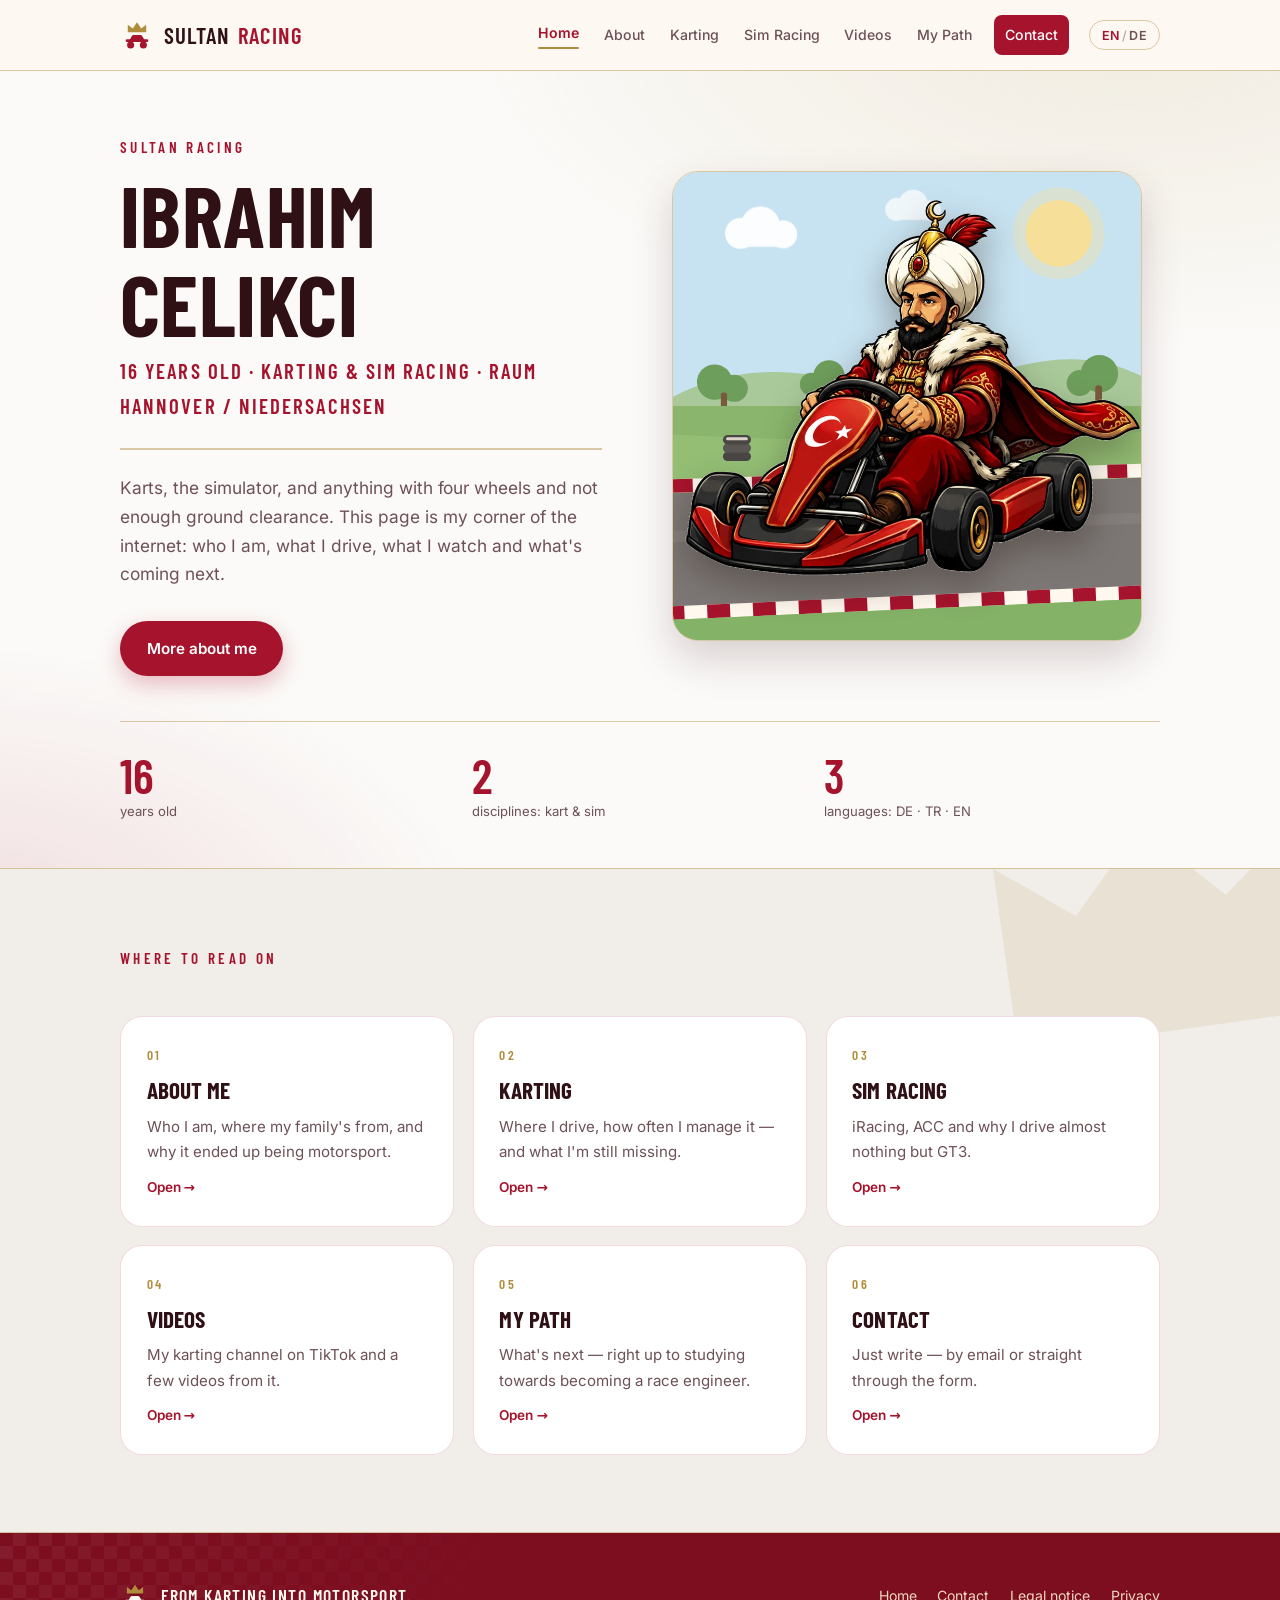
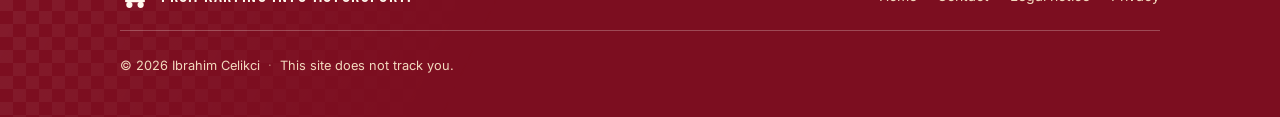
<file: index.html>
<!doctype html>
<html lang="de">
<head>
<meta charset="utf-8">
<meta name="viewport" content="width=device-width, initial-scale=1">
<title>Ibrahim Celikci — Sultan Racing</title>
<meta name="description" content="16 Jahre, Raum Hannover. Karting, Sim-Racing, DTM und Formel 1 — und mein Karting-Kanal auf TikTok.">
<meta name="author" content="Sultan Racing">
<meta name="theme-color" content="#B41229">
<meta name="color-scheme" content="light">

<!-- Vorschau beim Teilen (WhatsApp, Discord, LinkedIn ...).
     og:image MUSS eine vollstaendige Adresse mit https:// sein — mit einem
     relativen Pfad findet WhatsApp das Bild nicht. Bei eigener Domain
     spaeter hier und bei og:url die neue Adresse eintragen. -->
<meta property="og:type" content="website">
<meta property="og:url" content="https://sultan-racing.ibrhmclkc.workers.dev/">
<meta property="og:site_name" content="Sultan Racing">
<meta property="og:locale" content="de_DE">
<meta property="og:title" content="Ibrahim Celikci — Sultan Racing">
<meta property="og:description" content="16 Jahre, Raum Hannover. Karting, Sim-Racing, DTM und Formel 1 — und mein Karting-Kanal auf TikTok.">
<meta property="og:image" content="https://sultan-racing.ibrhmclkc.workers.dev/assets/img/og-bild.jpg">
<meta property="og:image:width" content="1200">
<meta property="og:image:height" content="630">
<meta property="og:image:alt" content="Ibrahim Celikci — Sultan Racing. Ein Sultan mit Turban faehrt ein rotes Gokart.">
<meta name="twitter:card" content="summary_large_image">

<link rel="icon" href="data:image/svg+xml,%3Csvg xmlns='http://www.w3.org/2000/svg' viewBox='0 0 48 48'%3E%3Crect width='48' height='48' rx='10' fill='%23B41229'/%3E%3Cpath d='M11 22V11l7 5.2L24 8l6 8.2 7-5.2v11z' fill='%23C9A227'/%3E%3Cpath d='M11 27h4l2.2-3.6a3 3 0 0 1 2.6-1.4h8.4a3 3 0 0 1 2.6 1.4L33 27h4a2 2 0 0 1 0 4H11a2 2 0 0 1 0-4z' fill='%23FFF8EE'/%3E%3Ccircle cx='16' cy='35' r='4.5' fill='%23FFF8EE'/%3E%3Ccircle cx='32' cy='35' r='4.5' fill='%23FFF8EE'/%3E%3C/svg%3E">

<link rel="stylesheet" href="assets/css/style.css">
</head>

<body data-seite="start">
<div id="kopf-halter"></div>

<main id="inhalt">

<!-- ========================================================== HERO -->
<section class="hero">
  <div class="huelle hero__gitter">

    <div class="hero__text">
      <p class="kicker" data-i18n="hero.kicker">Sultan Racing</p>
      <h1 class="hero__name" data-i18n="hero.name">Ibrahim Celikci</h1>
      <p class="hero__fakten" data-i18n="hero.fakten">16 Jahre · Karting &amp; Sim-Racing</p>
      <p class="hero__lead" data-i18n="hero.lead"></p>
      <div class="hero__knoepfe">
        <a class="knopf knopf--primaer" href="ueber-mich.html" data-i18n="hero.cta1">Mehr über mich</a>
        <a class="knopf knopf--geist" href="#" id="cv-knopf" hidden data-i18n="hero.cta2">Lebenslauf</a>
      </div>
    </div>

    <div class="hero__bild">
      <!-- ============================================================
           Bild statt Zeichnung.

           Zwei Formate: WebP laden alle heutigen Browser (87 KB), die PNG
           ist nur der Rueckfall fuer sehr alte. Der Hintergrund ist
           freigestellt, damit kein weisser Kasten auf dem Creme sichtbar wird.

           Anderes Bild einsetzen: beide Dateien in assets/img/ ersetzen
           und den alt-Text in data/inhalte.js bei "hero.bild.alt" anpassen.
           ============================================================ -->
      <div class="szene">

        <!-- Outdoor-Kartstrecke als Cartoon-Kulisse. Reines SVG, keine Bilddatei.
             Der Sultan liegt freigestellt darüber, seine Räder stehen auf dem
             Asphaltband (y 588–840). Wenn du das Bild austauschst, achte darauf,
             dass die Räder ungefähr auf dieser Höhe sitzen. -->
        <svg class="szene__kulisse" viewBox="0 0 900 900" aria-hidden="true" focusable="false">
          <!-- Himmel -->
          <rect width="900" height="470" fill="#C7E2F0"/>
          <circle cx="742" cy="118" r="64" fill="#F6DE97"/>
          <circle cx="742" cy="118" r="88" fill="#F6DE97" opacity=".35"/>

          <!-- Wolken -->
          <g fill="#FFFFFF" opacity=".92">
            <g>
              <circle cx="130" cy="118" r="30"/><circle cx="168" cy="104" r="38"/>
              <circle cx="212" cy="120" r="27"/><rect x="128" y="118" width="86" height="26" rx="13"/>
            </g>
            <g opacity=".8">
              <circle cx="430" cy="72" r="22"/><circle cx="462" cy="62" r="28"/>
              <circle cx="496" cy="74" r="20"/><rect x="428" y="72" width="70" height="20" rx="10"/>
            </g>
          </g>

          <!-- Hügel hinten -->
          <path d="M0 432 Q150 356 320 402 Q470 442 630 384 Q780 332 900 392 L900 470 L0 470 Z" fill="#A9C99A"/>

          <!-- Baumreihe -->
          <g>
            <g fill="#6E9E5C">
              <circle cx="80"  cy="404" r="34"/><circle cx="118" cy="416" r="26"/>
              <circle cx="300" cy="392" r="30"/><circle cx="266" cy="408" r="22"/>
              <circle cx="560" cy="398" r="32"/><circle cx="596" cy="412" r="24"/>
              <circle cx="820" cy="388" r="36"/><circle cx="782" cy="406" r="25"/>
            </g>
            <g fill="#7A5A3C">
              <rect x="92"  y="424" width="12" height="34" rx="5"/>
              <rect x="290" y="414" width="11" height="42" rx="5"/>
              <rect x="552" y="420" width="12" height="38" rx="5"/>
              <rect x="812" y="410" width="13" height="46" rx="6"/>
            </g>
          </g>

          <!-- Wiese -->
          <rect y="450" width="900" height="450" fill="#93BE74"/>
          <path d="M0 450 L900 450 L900 500 Q450 530 0 505 Z" fill="#89B66C"/>

          <!-- Reifenstapel neben der Strecke -->
          <g>
            <g transform="translate(96 512)">
              <rect x="0" y="26" width="54" height="18" rx="9" fill="#4A4644"/>
              <rect x="0" y="10" width="54" height="18" rx="9" fill="#5A5654"/>
              <rect x="0" y="-6" width="54" height="18" rx="9" fill="#4A4644"/>
              <rect x="6" y="-2" width="42" height="6" rx="3" fill="#FFF8EE" opacity=".8"/>
            </g>
            <g transform="translate(690 496)">
              <rect x="0" y="26" width="54" height="18" rx="9" fill="#4A4644"/>
              <rect x="0" y="10" width="54" height="18" rx="9" fill="#5A5654"/>
              <rect x="0" y="-6" width="54" height="18" rx="9" fill="#4A4644"/>
              <rect x="6" y="-2" width="42" height="6" rx="3" fill="#FFF8EE" opacity=".8"/>
            </g>
          </g>

          <!-- Streckenposten-Fähnchen -->
          <g>
            <rect x="404" y="470" width="6" height="62" rx="3" fill="#8A8480"/>
            <path d="M410 474 L466 488 L410 502 Z" fill="var(--rot)"/>
          </g>

          <!-- Asphalt -->
          <path d="M0 618 L900 588 L900 800 L0 840 Z" fill="#7C7674"/>
          <path d="M0 690 L900 655 L900 676 L0 712 Z" fill="#8B8583" opacity=".55"/>

          <!-- Randsteine: weiße Grundlinie, rote Striche darüber -->
          <path d="M0 604 L900 574" stroke="#FFF8EE" stroke-width="26"/>
          <path d="M0 604 L900 574" stroke="var(--rot)" stroke-width="26" stroke-dasharray="38 38"/>
          <path d="M0 848 L900 808" stroke="#FFF8EE" stroke-width="26"/>
          <path d="M0 848 L900 808" stroke="var(--rot)" stroke-width="26" stroke-dasharray="44 44" stroke-dashoffset="22"/>

          <!-- Wiese im Vordergrund -->
          <path d="M0 861 L900 821 L900 900 L0 900 Z" fill="#84B267"/>
        </svg>

        <picture>
          <source srcset="assets/img/sultan-kart.webp" type="image/webp">
          <img class="kart" src="assets/img/sultan-kart.png"
               width="900" height="900" fetchpriority="high"
               data-i18n-alt="hero.bild.alt"
               alt="Illustration: ein Sultan mit Turban faehrt ein rotes Gokart auf einer Kartstrecke">
        </picture>
      </div>
    </div>

  </div>

  <div class="huelle">
    <ul class="statleiste">
      <li><span class="statleiste__wert" data-i18n="stat1.wert">16</span><span class="statleiste__label" data-i18n="stat1.label">Jahre alt</span></li>
      <li><span class="statleiste__wert" data-i18n="stat2.wert">2</span><span class="statleiste__label" data-i18n="stat2.label">Disziplinen</span></li>
      <li><span class="statleiste__wert" data-i18n="stat3.wert">3</span><span class="statleiste__label" data-i18n="stat3.label">Sprachen</span></li>
    </ul>
  </div>
</section>


<!-- ================================================ SEITEN-KACHELN -->
<section class="abschnitt abschnitt--getoent">
  <div class="huelle">
    <header class="abschnitt__kopf">
      <p class="kicker" data-i18n="start.mehr">Wo du weiterlesen kannst</p>
    </header>

    <div class="kacheln">
      <a class="kachel" href="ueber-mich.html">
        <span class="kachel__nr">01</span>
        <h2 data-i18n="ueber.titel">Über mich</h2>
        <p data-i18n="teaser.ueber"></p>
        <span class="kachel__pfeil" data-i18n="start.weiter">Ansehen</span>
      </a>
      <a class="kachel" href="karting.html">
        <span class="kachel__nr">02</span>
        <h2 data-i18n="kart.titel">Karting</h2>
        <p data-i18n="teaser.kart"></p>
        <span class="kachel__pfeil" data-i18n="start.weiter">Ansehen</span>
      </a>
      <a class="kachel" href="sim-racing.html">
        <span class="kachel__nr">03</span>
        <h2 data-i18n="sim.titel">Sim-Racing</h2>
        <p data-i18n="teaser.sim"></p>
        <span class="kachel__pfeil" data-i18n="start.weiter">Ansehen</span>
      </a>
      <a class="kachel" href="videos.html">
        <span class="kachel__nr">04</span>
        <h2 data-i18n="content.titel">Videos</h2>
        <p data-i18n="teaser.content"></p>
        <span class="kachel__pfeil" data-i18n="start.weiter">Ansehen</span>
      </a>
      <a class="kachel" href="mein-weg.html">
        <span class="kachel__nr">05</span>
        <h2 data-i18n="weg.titel">Mein Weg</h2>
        <p data-i18n="teaser.weg"></p>
        <span class="kachel__pfeil" data-i18n="start.weiter">Ansehen</span>
      </a>
      <a class="kachel" href="kontakt.html">
        <span class="kachel__nr">06</span>
        <h2 data-i18n="kontakt.titel">Kontakt</h2>
        <p data-i18n="teaser.kontakt"></p>
        <span class="kachel__pfeil" data-i18n="start.weiter">Ansehen</span>
      </a>
    </div>
  </div>
</section>

</main>

<div id="fuss-halter"></div>
<script src="data/inhalte.js"></script>
<script src="assets/js/main.js"></script>
</body>
</html>
</file>
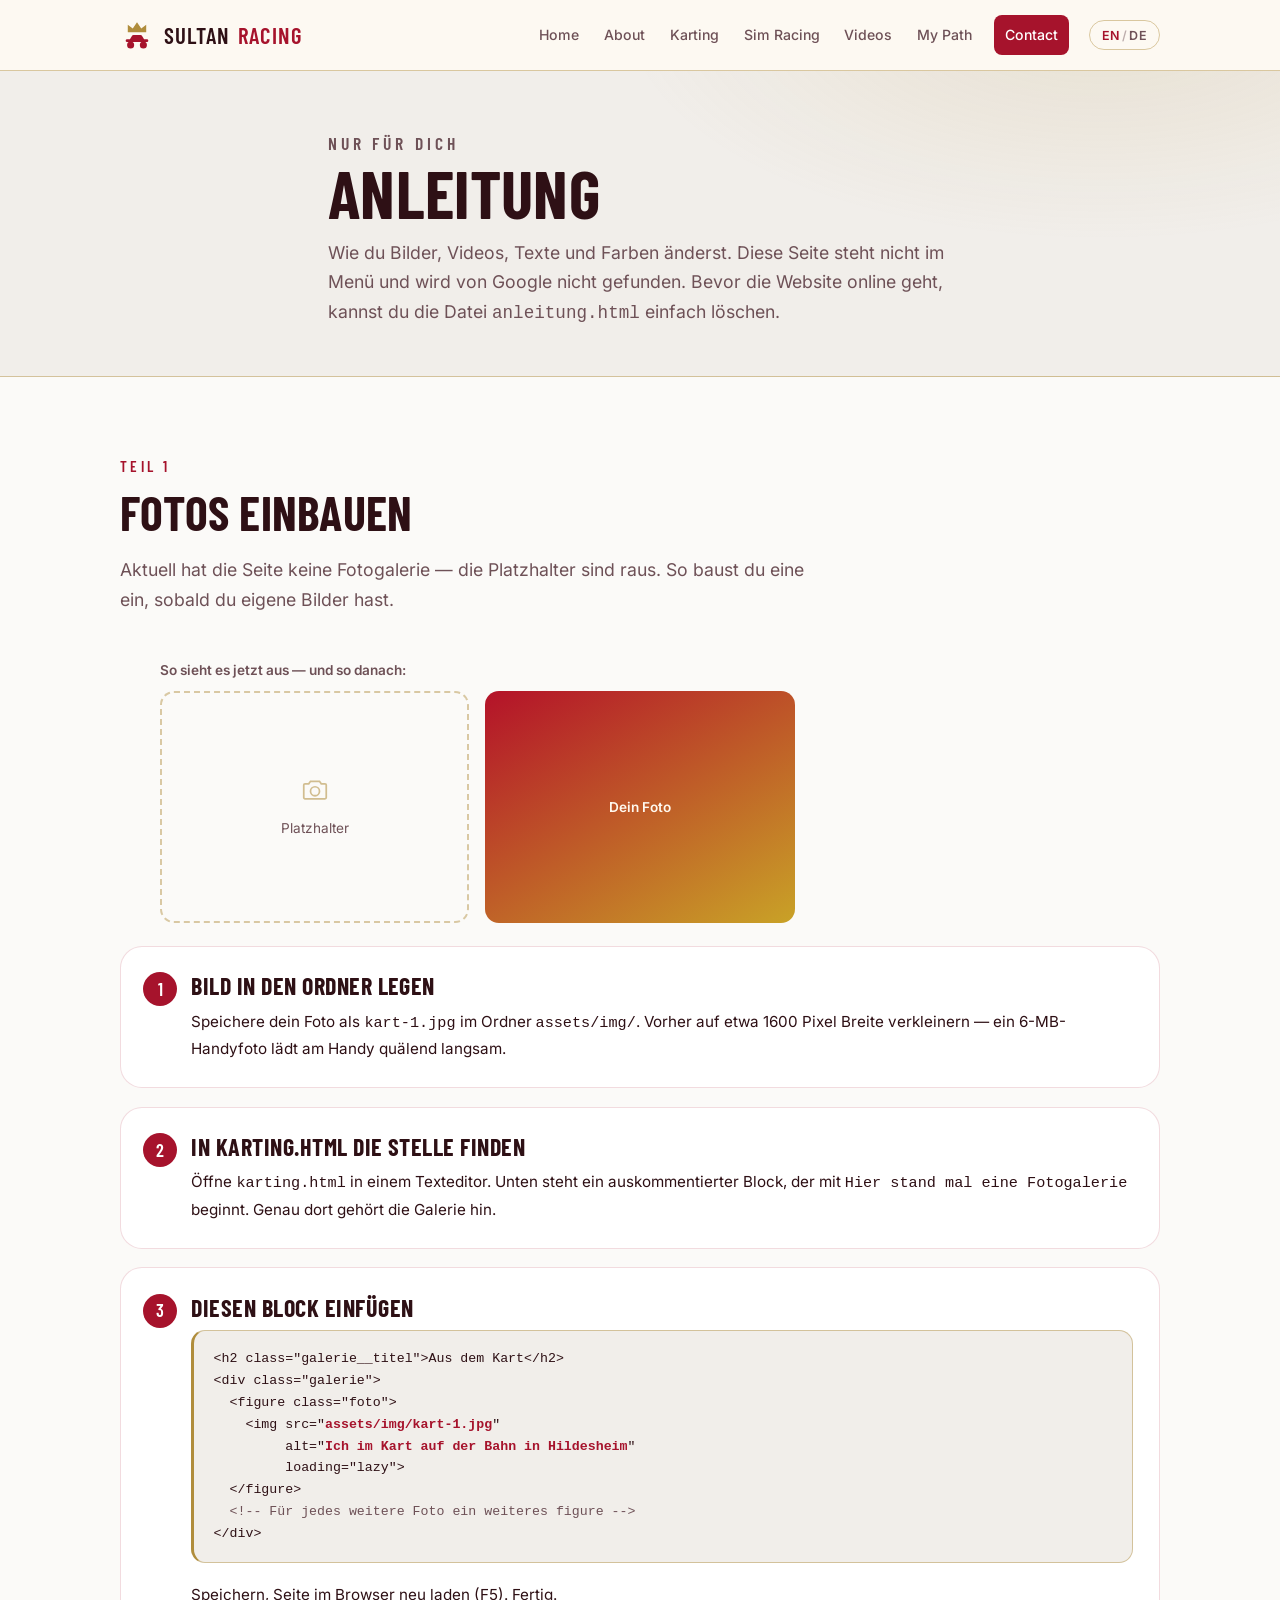
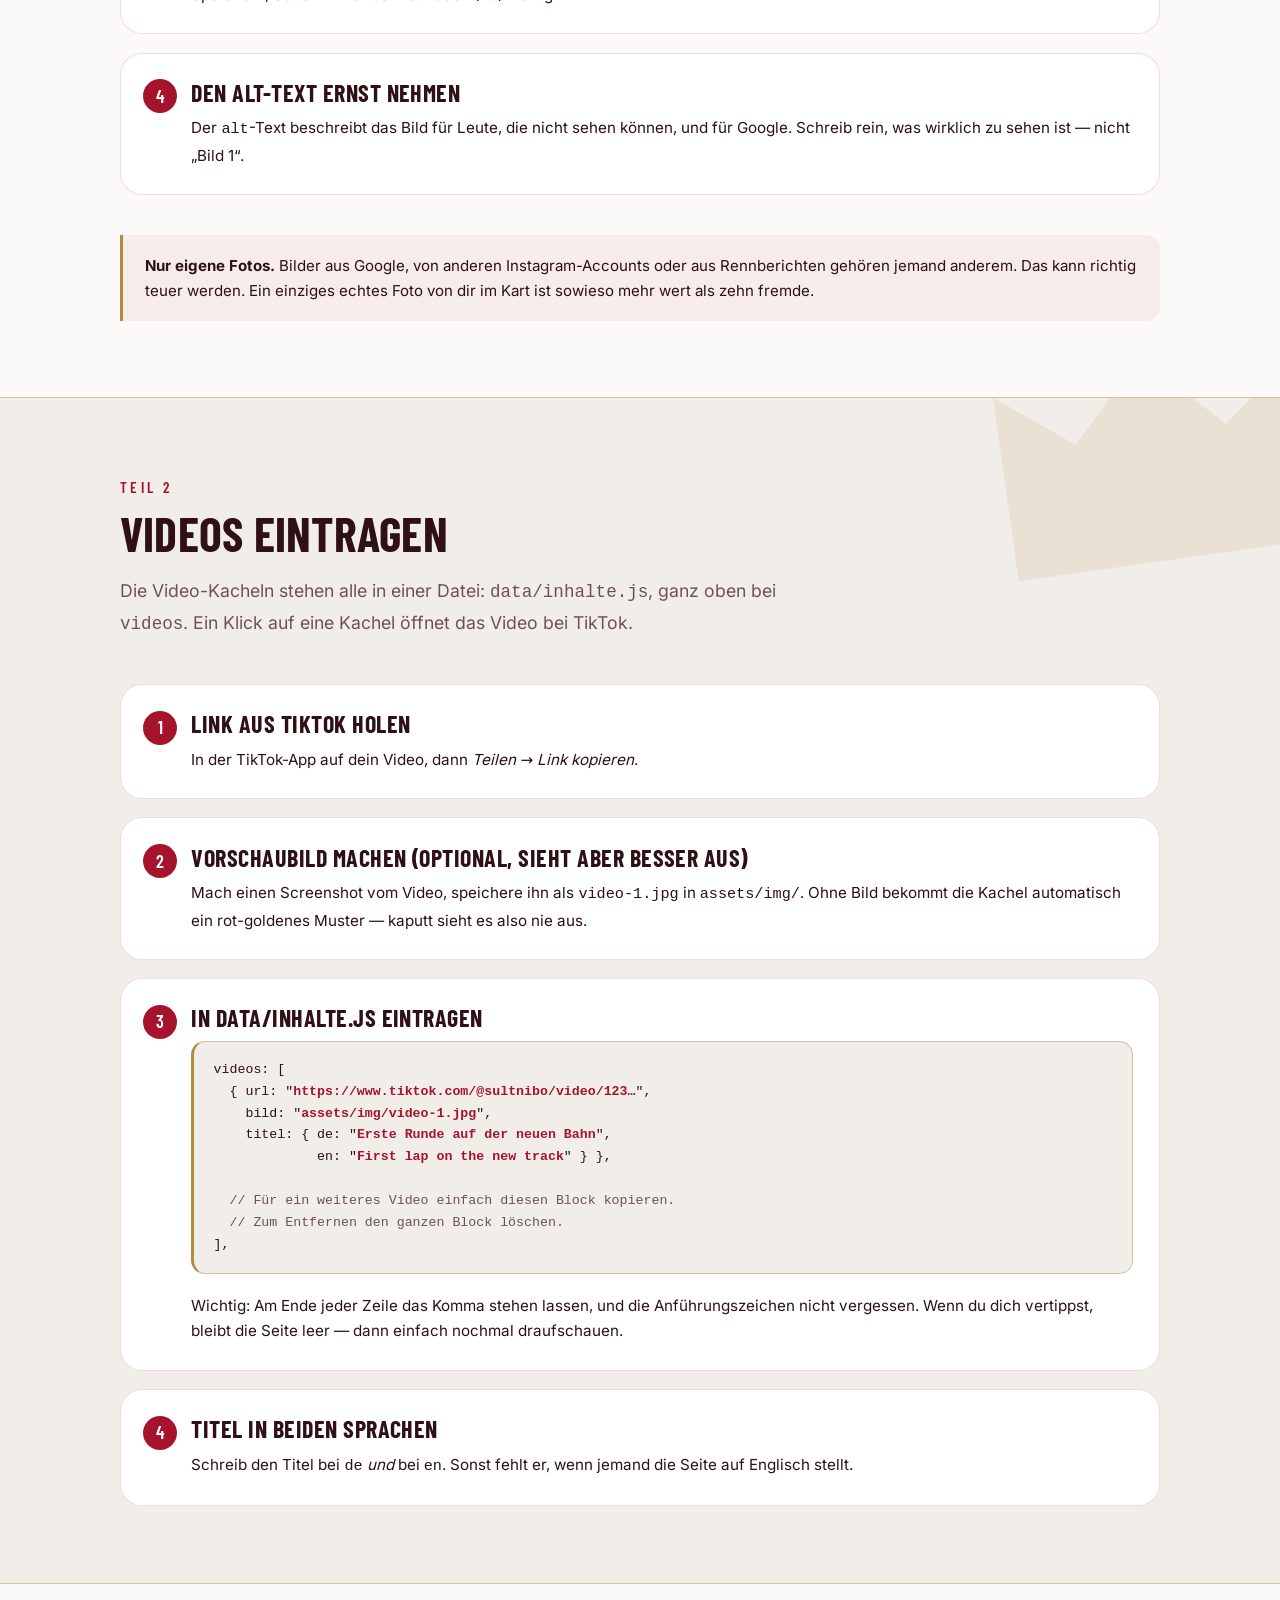
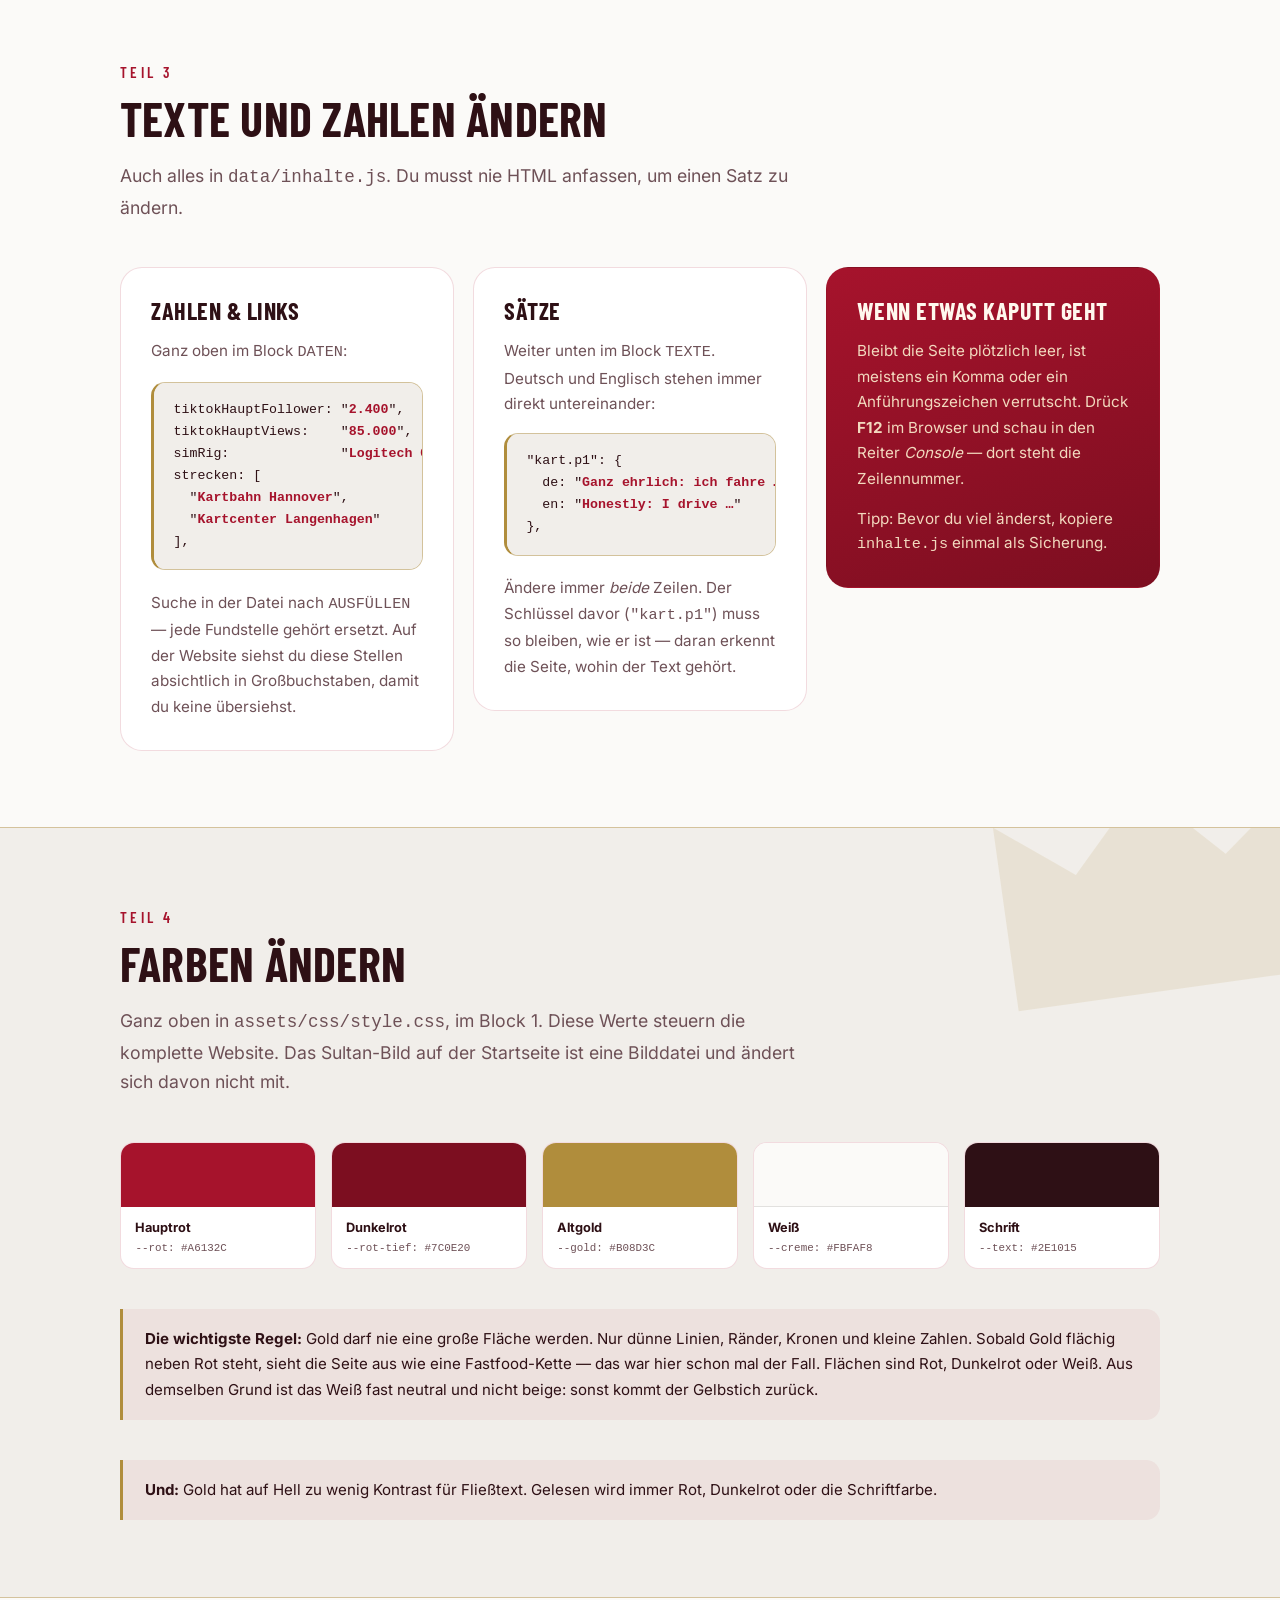
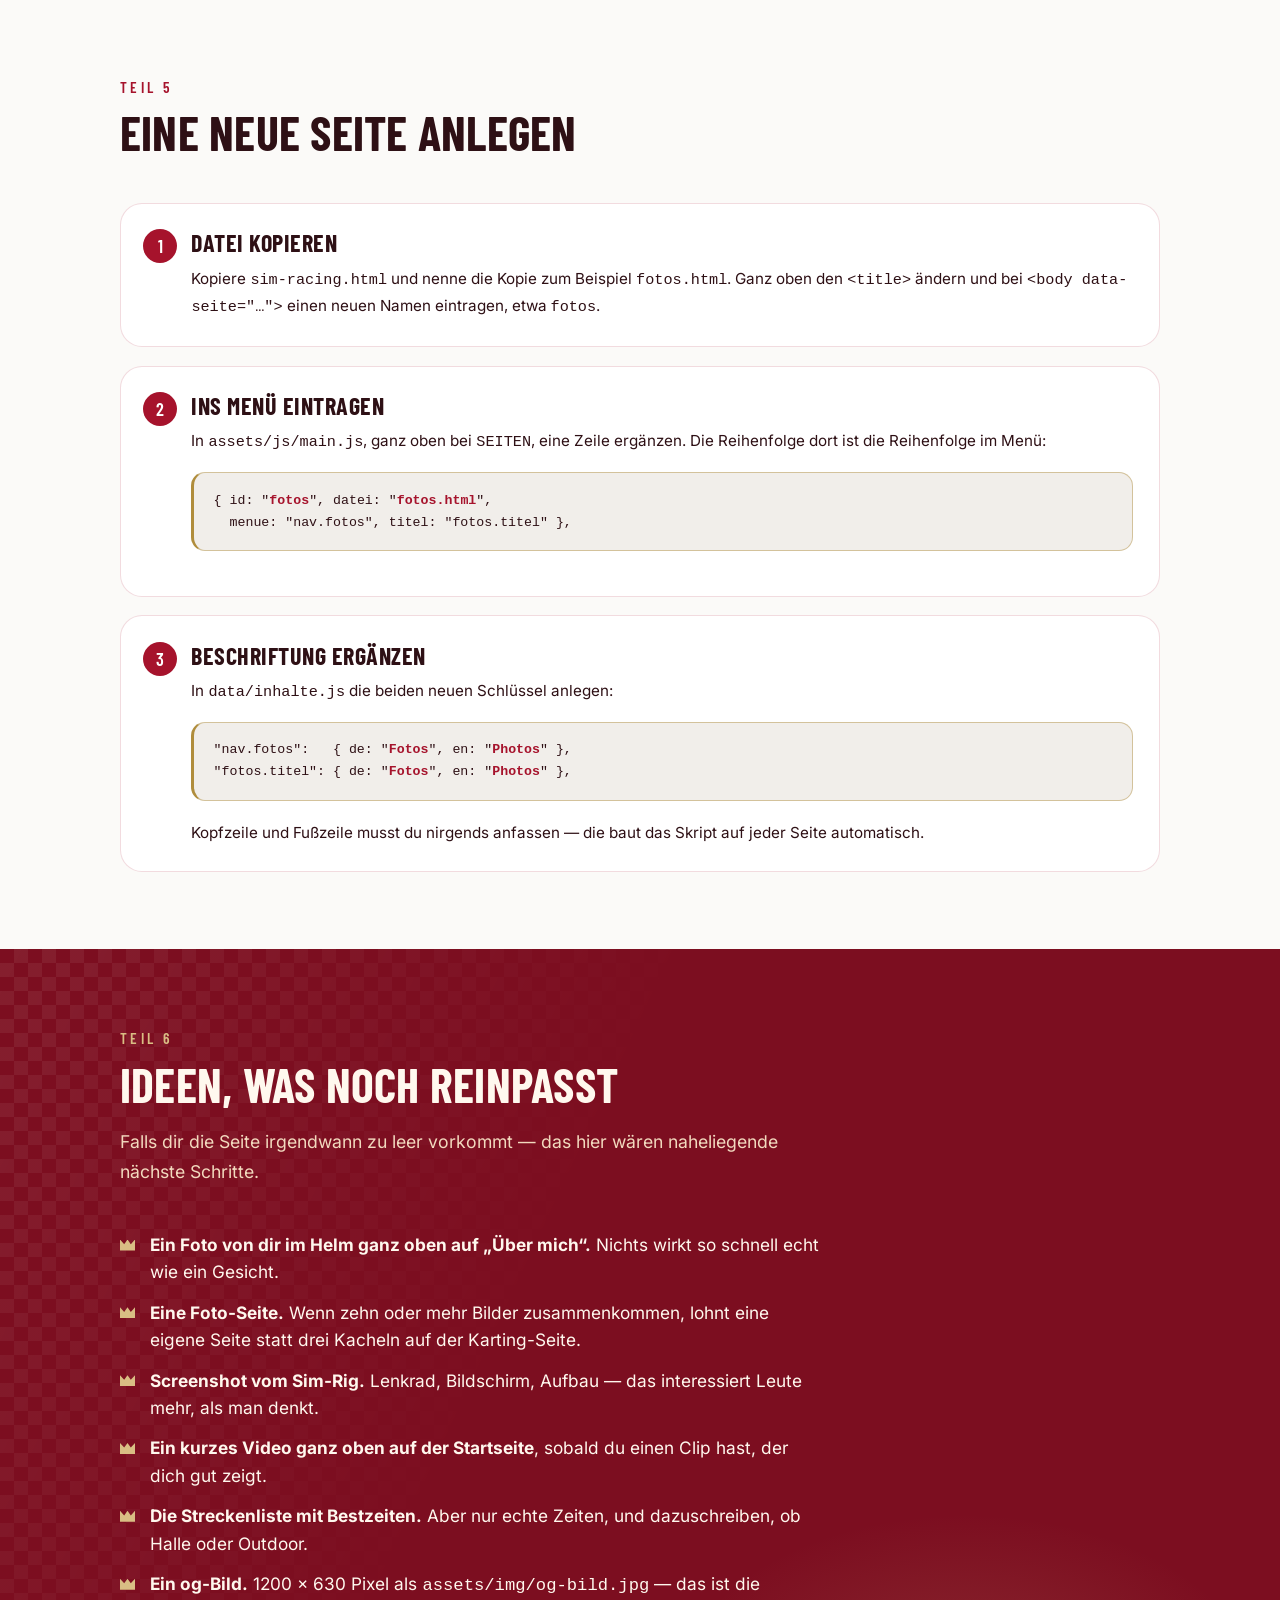
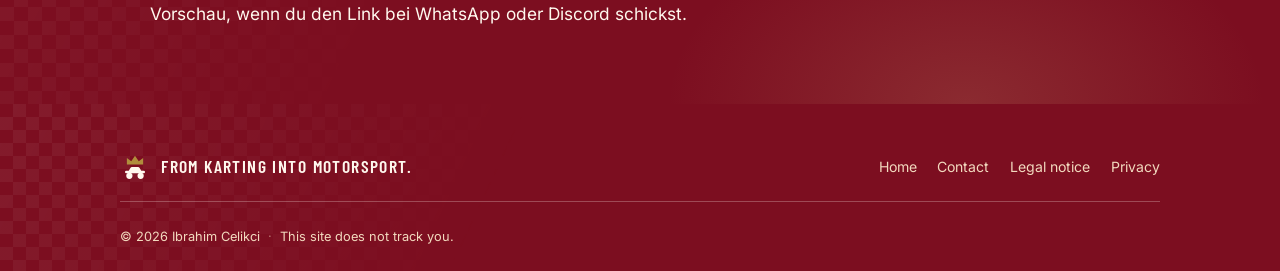
<file: anleitung.html>
<!doctype html>
<html lang="de">
<head>
<meta charset="utf-8">
<meta name="viewport" content="width=device-width, initial-scale=1">
<title>Anleitung — Sultan Racing</title>
<meta name="description" content="Interne Anleitung: Bilder, Videos, Texte und Farben ändern.">
<meta name="robots" content="noindex, nofollow">
<meta name="theme-color" content="#B41229">
<meta name="color-scheme" content="light">
<link rel="icon" href="data:image/svg+xml,%3Csvg xmlns='http://www.w3.org/2000/svg' viewBox='0 0 48 48'%3E%3Crect width='48' height='48' rx='10' fill='%23B41229'/%3E%3Cpath d='M11 22V11l7 5.2L24 8l6 8.2 7-5.2v11z' fill='%23C9A227'/%3E%3Cpath d='M11 27h4l2.2-3.6a3 3 0 0 1 2.6-1.4h8.4a3 3 0 0 1 2.6 1.4L33 27h4a2 2 0 0 1 0 4H11a2 2 0 0 1 0-4z' fill='%23FFF8EE'/%3E%3Ccircle cx='16' cy='35' r='4.5' fill='%23FFF8EE'/%3E%3Ccircle cx='32' cy='35' r='4.5' fill='%23FFF8EE'/%3E%3C/svg%3E">
<link rel="stylesheet" href="assets/css/style.css">
</head>

<body data-seite="anleitung">
<div id="kopf-halter"></div>

<main id="inhalt">

<section class="seitenkopf">
  <div class="huelle seitenkopf__innen">
    <p class="kicker">Nur für dich</p>
    <h1>Anleitung</h1>
    <p>Wie du Bilder, Videos, Texte und Farben änderst. Diese Seite steht nicht im
       Menü und wird von Google nicht gefunden. Bevor die Website online geht,
       kannst du die Datei <code>anleitung.html</code> einfach löschen.</p>
  </div>
</section>


<!-- ==================================================== BILDER -->
<section class="abschnitt">
  <div class="huelle">
    <header class="abschnitt__kopf">
      <p class="kicker">Teil 1</p>
      <h2>Fotos einbauen</h2>
      <p class="abschnitt__lead">Aktuell hat die Seite keine Fotogalerie — die
        Platzhalter sind raus. So baust du eine ein, sobald du eigene Bilder hast.</p>
    </header>

    <figure class="vorher-nachher">
      <figcaption>So sieht es jetzt aus — und so danach:</figcaption>
      <div class="foto foto--leer">
        <svg viewBox="0 0 24 24" aria-hidden="true"><path d="M4 7h3l1.4-2h7.2L17 7h3a1 1 0 0 1 1 1v10a1 1 0 0 1-1 1H4a1 1 0 0 1-1-1V8a1 1 0 0 1 1-1z" fill="none" stroke="currentColor" stroke-width="1.4"/><circle cx="12" cy="13" r="3.6" fill="none" stroke="currentColor" stroke-width="1.4"/></svg>
        <span>Platzhalter</span>
      </div>
      <div class="foto" style="background:linear-gradient(150deg,#B41229,#C9A227);display:grid;place-items:center;color:#FFF8EE;font-weight:600;font-size:.85rem;text-align:center;padding:1rem">
        Dein Foto
      </div>
    </figure>

    <div class="schritte">

      <article class="schritt">
        <h3>Bild in den Ordner legen</h3>
        <p>Speichere dein Foto als <code>kart-1.jpg</code> im Ordner
           <code>assets/img/</code>. Vorher auf etwa 1600 Pixel Breite verkleinern —
           ein 6-MB-Handyfoto lädt am Handy quälend langsam.</p>
      </article>

      <article class="schritt">
        <h3>In karting.html die Stelle finden</h3>
        <p>Öffne <code>karting.html</code> in einem Texteditor. Unten steht ein
           auskommentierter Block, der mit
           <code>Hier stand mal eine Fotogalerie</code> beginnt. Genau dort gehört
           die Galerie hin.</p>
      </article>

      <article class="schritt">
        <h3>Diesen Block einfügen</h3>
        <code class="code">&lt;h2 class="galerie__titel"&gt;Aus dem Kart&lt;/h2&gt;
&lt;div class="galerie"&gt;
  &lt;figure class="foto"&gt;
    &lt;img src="<b>assets/img/kart-1.jpg</b>"
         alt="<b>Ich im Kart auf der Bahn in Hildesheim</b>"
         loading="lazy"&gt;
  &lt;/figure&gt;
  <i>&lt;!-- Für jedes weitere Foto ein weiteres figure --&gt;</i>
&lt;/div&gt;</code>
        <p>Speichern, Seite im Browser neu laden (F5). Fertig.</p>
      </article>

      <article class="schritt">
        <h3>Den alt-Text ernst nehmen</h3>
        <p>Der <code>alt</code>-Text beschreibt das Bild für Leute, die nicht sehen
           können, und für Google. Schreib rein, was wirklich zu sehen ist —
           nicht „Bild 1“.</p>
      </article>

    </div>

    <p class="hinweis">
      <strong>Nur eigene Fotos.</strong> Bilder aus Google, von anderen
      Instagram-Accounts oder aus Rennberichten gehören jemand anderem. Das kann
      richtig teuer werden. Ein einziges echtes Foto von dir im Kart ist sowieso
      mehr wert als zehn fremde.
    </p>
  </div>
</section>


<!-- ==================================================== VIDEOS -->
<section class="abschnitt abschnitt--getoent">
  <div class="huelle">
    <header class="abschnitt__kopf">
      <p class="kicker">Teil 2</p>
      <h2>Videos eintragen</h2>
      <p class="abschnitt__lead">Die Video-Kacheln stehen alle in einer Datei:
        <code>data/inhalte.js</code>, ganz oben bei <code>videos</code>.
        Ein Klick auf eine Kachel öffnet das Video bei TikTok.</p>
    </header>

    <div class="schritte">

      <article class="schritt">
        <h3>Link aus TikTok holen</h3>
        <p>In der TikTok-App auf dein Video, dann <em>Teilen</em> →
           <em>Link kopieren</em>.</p>
      </article>

      <article class="schritt">
        <h3>Vorschaubild machen (optional, sieht aber besser aus)</h3>
        <p>Mach einen Screenshot vom Video, speichere ihn als
           <code>video-1.jpg</code> in <code>assets/img/</code>. Ohne Bild bekommt
           die Kachel automatisch ein rot-goldenes Muster — kaputt sieht es also
           nie aus.</p>
      </article>

      <article class="schritt">
        <h3>In data/inhalte.js eintragen</h3>
        <code class="code">videos: [
  { url: "<b>https://www.tiktok.com/@sultnibo/video/123…</b>",
    bild: "<b>assets/img/video-1.jpg</b>",
    titel: { de: "<b>Erste Runde auf der neuen Bahn</b>",
             en: "<b>First lap on the new track</b>" } },

  <i>// Für ein weiteres Video einfach diesen Block kopieren.</i>
  <i>// Zum Entfernen den ganzen Block löschen.</i>
],</code>
        <p>Wichtig: Am Ende jeder Zeile das Komma stehen lassen, und die
           Anführungszeichen nicht vergessen. Wenn du dich vertippst, bleibt die
           Seite leer — dann einfach nochmal draufschauen.</p>
      </article>

      <article class="schritt">
        <h3>Titel in beiden Sprachen</h3>
        <p>Schreib den Titel bei <code>de</code> <em>und</em> bei <code>en</code>.
           Sonst fehlt er, wenn jemand die Seite auf Englisch stellt.</p>
      </article>

    </div>
  </div>
</section>


<!-- ==================================================== TEXTE -->
<section class="abschnitt">
  <div class="huelle">
    <header class="abschnitt__kopf">
      <p class="kicker">Teil 3</p>
      <h2>Texte und Zahlen ändern</h2>
      <p class="abschnitt__lead">Auch alles in <code>data/inhalte.js</code>.
        Du musst nie HTML anfassen, um einen Satz zu ändern.</p>
    </header>

    <div class="sim__gitter">
      <div class="tafel">
        <h3>Zahlen &amp; Links</h3>
        <p>Ganz oben im Block <code>DATEN</code>:</p>
        <code class="code">tiktokHauptFollower: "<b>2.400</b>",
tiktokHauptViews:    "<b>85.000</b>",
simRig:              "<b>Logitech G29</b>",
strecken: [
  "<b>Kartbahn Hannover</b>",
  "<b>Kartcenter Langenhagen</b>"
],</code>
        <p>Suche in der Datei nach <code>AUSFÜLLEN</code> — jede Fundstelle
           gehört ersetzt. Auf der Website siehst du diese Stellen absichtlich in
           Großbuchstaben, damit du keine übersiehst.</p>
      </div>

      <div class="tafel">
        <h3>Sätze</h3>
        <p>Weiter unten im Block <code>TEXTE</code>. Deutsch und Englisch stehen
           immer direkt untereinander:</p>
        <code class="code">"kart.p1": {
  de: "<b>Ganz ehrlich: ich fahre …</b>",
  en: "<b>Honestly: I drive …</b>"
},</code>
        <p>Ändere immer <em>beide</em> Zeilen. Der Schlüssel davor
           (<code>"kart.p1"</code>) muss so bleiben, wie er ist — daran erkennt die
           Seite, wohin der Text gehört.</p>
      </div>

      <div class="tafel tafel--gold">
        <h3>Wenn etwas kaputt geht</h3>
        <p>Bleibt die Seite plötzlich leer, ist meistens ein Komma oder ein
           Anführungszeichen verrutscht. Drück <strong>F12</strong> im Browser und
           schau in den Reiter <em>Console</em> — dort steht die Zeilennummer.</p>
        <p class="notiz">Tipp: Bevor du viel änderst, kopiere
           <code>inhalte.js</code> einmal als Sicherung.</p>
      </div>
    </div>
  </div>
</section>


<!-- ==================================================== FARBEN -->
<section class="abschnitt abschnitt--getoent">
  <div class="huelle">
    <header class="abschnitt__kopf">
      <p class="kicker">Teil 4</p>
      <h2>Farben ändern</h2>
      <p class="abschnitt__lead">Ganz oben in <code>assets/css/style.css</code>,
        im Block 1. Diese Werte steuern die komplette Website. Das Sultan-Bild auf
        der Startseite ist eine Bilddatei und ändert sich davon nicht mit.</p>
    </header>

    <div class="farbfelder">
      <div class="farbfeld">
        <div class="farbfeld__klecks" style="background:#A6132C"></div>
        <div class="farbfeld__text"><strong>Hauptrot</strong><br><code>--rot: #A6132C</code></div>
      </div>
      <div class="farbfeld">
        <div class="farbfeld__klecks" style="background:#7C0E20"></div>
        <div class="farbfeld__text"><strong>Dunkelrot</strong><br><code>--rot-tief: #7C0E20</code></div>
      </div>
      <div class="farbfeld">
        <div class="farbfeld__klecks" style="background:#B08D3C"></div>
        <div class="farbfeld__text"><strong>Altgold</strong><br><code>--gold: #B08D3C</code></div>
      </div>
      <div class="farbfeld">
        <div class="farbfeld__klecks" style="background:#FBFAF8;border-bottom:1px solid rgba(0,0,0,.1)"></div>
        <div class="farbfeld__text"><strong>Weiß</strong><br><code>--creme: #FBFAF8</code></div>
      </div>
      <div class="farbfeld">
        <div class="farbfeld__klecks" style="background:#2E1015"></div>
        <div class="farbfeld__text"><strong>Schrift</strong><br><code>--text: #2E1015</code></div>
      </div>
    </div>

    <p class="hinweis">
      <strong>Die wichtigste Regel:</strong> Gold darf nie eine große Fläche werden.
      Nur dünne Linien, Ränder, Kronen und kleine Zahlen. Sobald Gold flächig neben
      Rot steht, sieht die Seite aus wie eine Fastfood-Kette — das war hier schon
      mal der Fall. Flächen sind Rot, Dunkelrot oder Weiß. Aus demselben Grund ist
      das Weiß fast neutral und nicht beige: sonst kommt der Gelbstich zurück.
    </p>
    <p class="hinweis">
      <strong>Und:</strong> Gold hat auf Hell zu wenig Kontrast für Fließtext.
      Gelesen wird immer Rot, Dunkelrot oder die Schriftfarbe.
    </p>
  </div>
</section>


<!-- ==================================================== NEUE SEITE -->
<section class="abschnitt">
  <div class="huelle">
    <header class="abschnitt__kopf">
      <p class="kicker">Teil 5</p>
      <h2>Eine neue Seite anlegen</h2>
    </header>

    <div class="schritte">
      <article class="schritt">
        <h3>Datei kopieren</h3>
        <p>Kopiere <code>sim-racing.html</code> und nenne die Kopie zum Beispiel
           <code>fotos.html</code>. Ganz oben den <code>&lt;title&gt;</code> ändern
           und bei <code>&lt;body data-seite="…"&gt;</code> einen neuen Namen
           eintragen, etwa <code>fotos</code>.</p>
      </article>
      <article class="schritt">
        <h3>Ins Menü eintragen</h3>
        <p>In <code>assets/js/main.js</code>, ganz oben bei <code>SEITEN</code>,
           eine Zeile ergänzen. Die Reihenfolge dort ist die Reihenfolge im Menü:</p>
        <code class="code">{ id: "<b>fotos</b>", datei: "<b>fotos.html</b>",
  menue: "nav.fotos", titel: "fotos.titel" },</code>
      </article>
      <article class="schritt">
        <h3>Beschriftung ergänzen</h3>
        <p>In <code>data/inhalte.js</code> die beiden neuen Schlüssel anlegen:</p>
        <code class="code">"nav.fotos":   { de: "<b>Fotos</b>", en: "<b>Photos</b>" },
"fotos.titel": { de: "<b>Fotos</b>", en: "<b>Photos</b>" },</code>
        <p>Kopfzeile und Fußzeile musst du nirgends anfassen — die baut das Skript
           auf jeder Seite automatisch.</p>
      </article>
    </div>
  </div>
</section>


<!-- ==================================================== IDEEN -->
<section class="abschnitt abschnitt--rot">
  <div class="huelle">
    <header class="abschnitt__kopf">
      <p class="kicker kicker--hell">Teil 6</p>
      <h2>Ideen, was noch reinpasst</h2>
      <p class="abschnitt__lead">Falls dir die Seite irgendwann zu leer vorkommt —
        das hier wären naheliegende nächste Schritte.</p>
    </header>

    <div class="fliess">
      <ul class="kronenliste kronenliste--hell">
        <li><strong>Ein Foto von dir im Helm ganz oben auf „Über mich“.</strong> Nichts wirkt so schnell echt wie ein Gesicht.</li>
        <li><strong>Eine Foto-Seite.</strong> Wenn zehn oder mehr Bilder zusammenkommen, lohnt eine eigene Seite statt drei Kacheln auf der Karting-Seite.</li>
        <li><strong>Screenshot vom Sim-Rig.</strong> Lenkrad, Bildschirm, Aufbau — das interessiert Leute mehr, als man denkt.</li>
        <li><strong>Ein kurzes Video ganz oben auf der Startseite</strong>, sobald du einen Clip hast, der dich gut zeigt.</li>
        <li><strong>Die Streckenliste mit Bestzeiten.</strong> Aber nur echte Zeiten, und dazuschreiben, ob Halle oder Outdoor.</li>
        <li><strong>Ein og-Bild.</strong> 1200 × 630 Pixel als <code>assets/img/og-bild.jpg</code> — das ist die Vorschau, wenn du den Link bei WhatsApp oder Discord schickst.</li>
      </ul>
    </div>
  </div>
</section>

</main>

<div id="fuss-halter"></div>
<script src="data/inhalte.js"></script>
<script src="assets/js/main.js"></script>
</body>
</html>
</file>
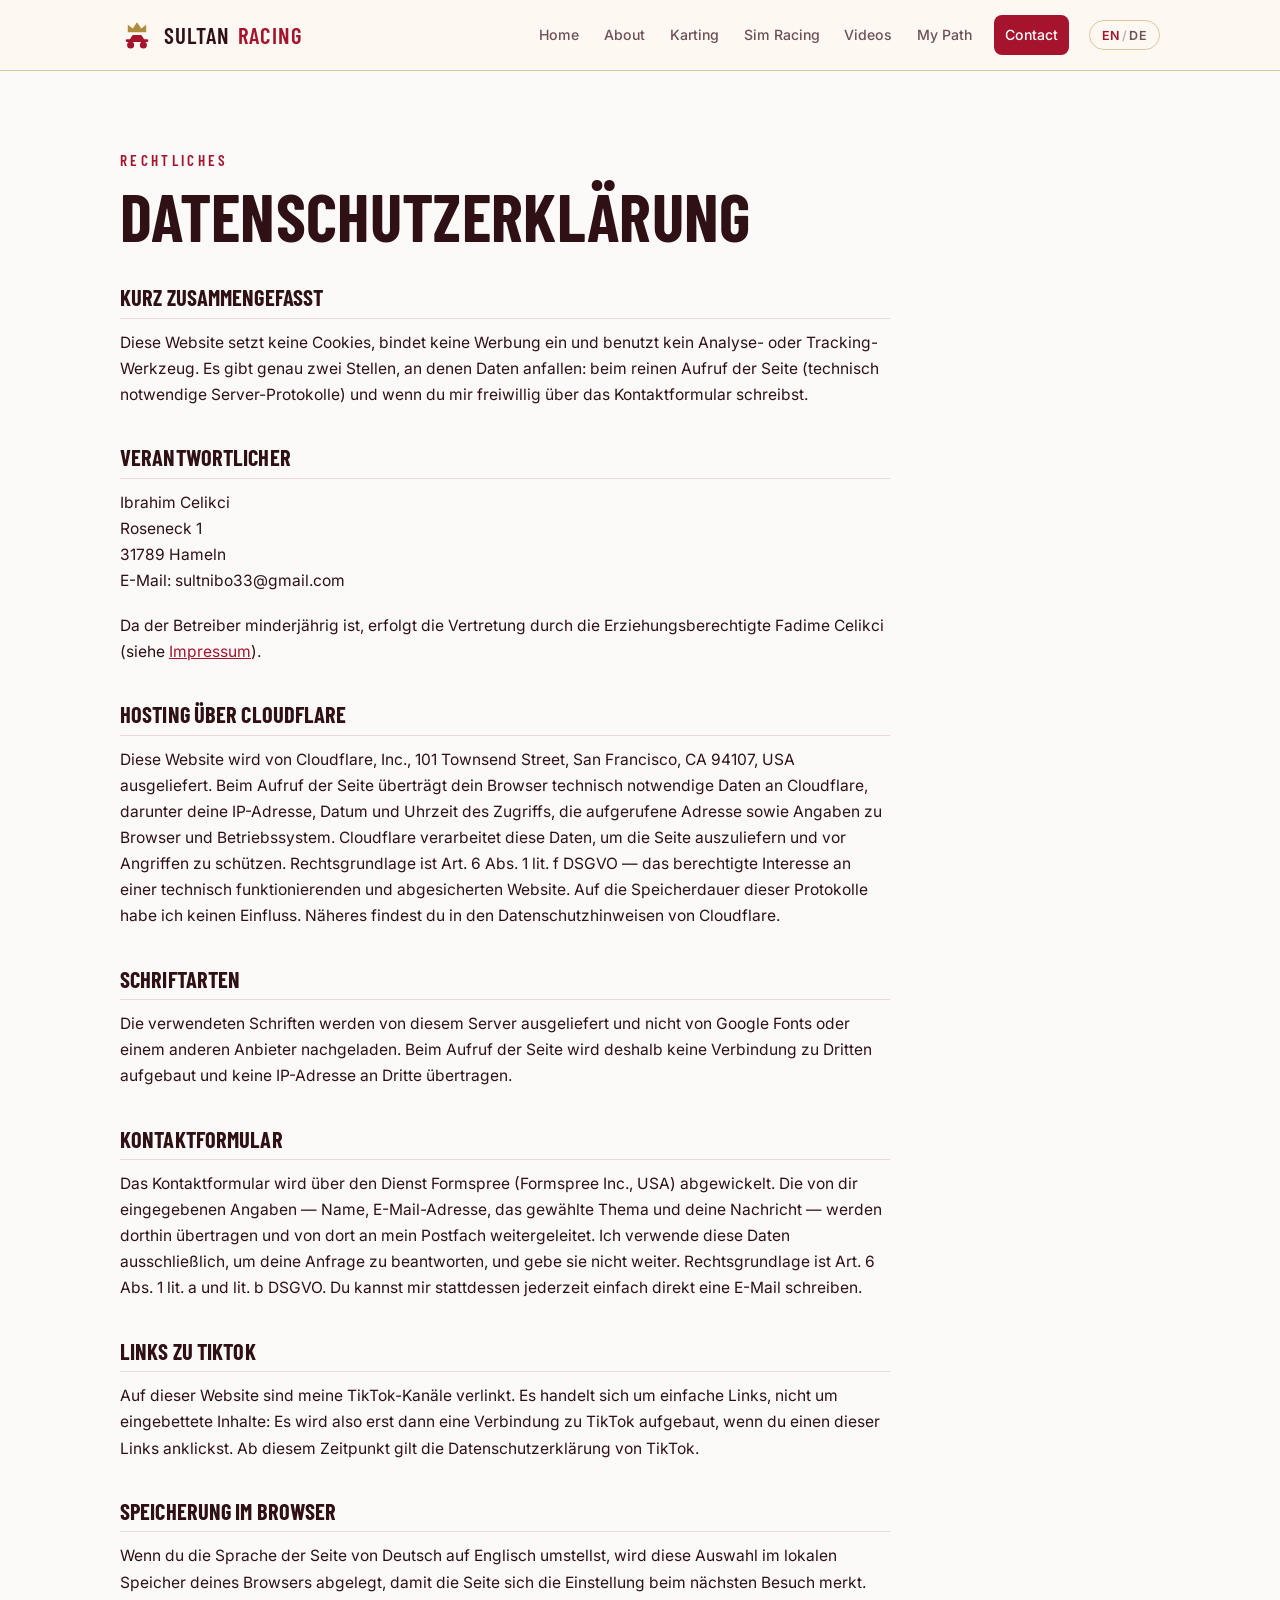
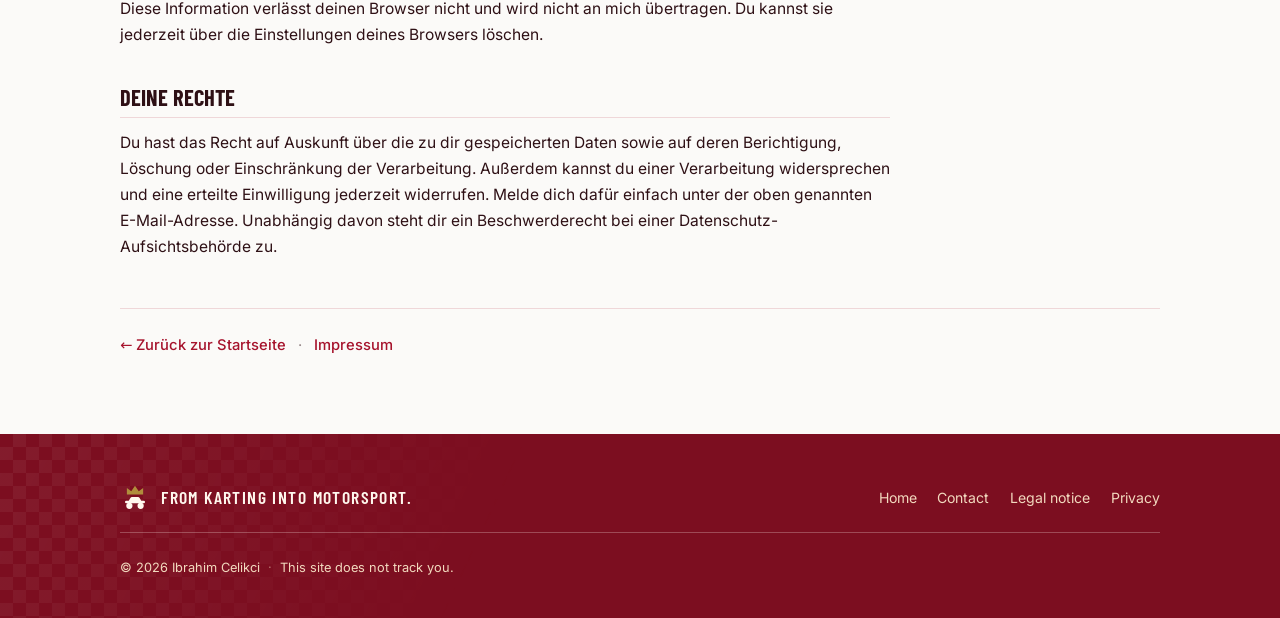
<file: datenschutz.html>
<!doctype html>
<html lang="de">
<head>
<meta charset="utf-8">
<meta name="viewport" content="width=device-width, initial-scale=1">
<title>Datenschutz — Sultan Racing</title>
<meta name="description" content="Datenschutzerklärung: welche Daten diese Website verarbeitet.">
<meta name="robots" content="noindex">
<meta name="theme-color" content="#B41229">
<meta name="color-scheme" content="light">
<link rel="icon" href="data:image/svg+xml,%3Csvg xmlns='http://www.w3.org/2000/svg' viewBox='0 0 48 48'%3E%3Crect width='48' height='48' rx='10' fill='%23B41229'/%3E%3Cpath d='M11 22V11l7 5.2L24 8l6 8.2 7-5.2v11z' fill='%23C9A227'/%3E%3Cpath d='M11 27h4l2.2-3.6a3 3 0 0 1 2.6-1.4h8.4a3 3 0 0 1 2.6 1.4L33 27h4a2 2 0 0 1 0 4H11a2 2 0 0 1 0-4z' fill='%23FFF8EE'/%3E%3Ccircle cx='16' cy='35' r='4.5' fill='%23FFF8EE'/%3E%3Ccircle cx='32' cy='35' r='4.5' fill='%23FFF8EE'/%3E%3C/svg%3E">
<link rel="stylesheet" href="assets/css/style.css">
</head>

<body data-seite="recht">
<div id="kopf-halter"></div>

<main id="inhalt" class="abschnitt rechtsseite">
  <div class="huelle">

    <p class="kicker">Rechtliches</p>
    <h1>Datenschutzerklärung</h1>

    <div class="fliess rechtstext">

      <h2>Kurz zusammengefasst</h2>
      <p>
        Diese Website setzt keine Cookies, bindet keine Werbung ein und benutzt
        kein Analyse- oder Tracking-Werkzeug. Es gibt genau zwei Stellen, an denen
        Daten anfallen: beim reinen Aufruf der Seite (technisch notwendige
        Server-Protokolle) und wenn du mir freiwillig über das Kontaktformular
        schreibst.
      </p>

      <h2>Verantwortlicher</h2>
      <p>
        Ibrahim Celikci<br>
        Roseneck 1<br>
        31789 Hameln<br>
        E-Mail: sultnibo33@gmail.com
      </p>
      <p>
        Da der Betreiber minderjährig ist, erfolgt die Vertretung durch die
        Erziehungsberechtigte Fadime Celikci (siehe
        <a href="impressum.html">Impressum</a>).
      </p>

      <h2>Hosting über Cloudflare</h2>
      <p>
        Diese Website wird von Cloudflare, Inc., 101 Townsend Street,
        San Francisco, CA 94107, USA ausgeliefert. Beim Aufruf der Seite überträgt
        dein Browser technisch notwendige Daten an Cloudflare, darunter deine
        IP-Adresse, Datum und Uhrzeit des Zugriffs, die aufgerufene Adresse sowie
        Angaben zu Browser und Betriebssystem. Cloudflare verarbeitet diese Daten,
        um die Seite auszuliefern und vor Angriffen zu schützen. Rechtsgrundlage
        ist Art. 6 Abs. 1 lit. f DSGVO — das berechtigte Interesse an einer
        technisch funktionierenden und abgesicherten Website. Auf die Speicherdauer
        dieser Protokolle habe ich keinen Einfluss. Näheres findest du in den
        Datenschutzhinweisen von Cloudflare.
      </p>

      <h2>Schriftarten</h2>
      <p>
        Die verwendeten Schriften werden von diesem Server ausgeliefert und nicht
        von Google Fonts oder einem anderen Anbieter nachgeladen. Beim Aufruf der
        Seite wird deshalb keine Verbindung zu Dritten aufgebaut und keine
        IP-Adresse an Dritte übertragen.
      </p>

      <h2>Kontaktformular</h2>
      <p>
        Das Kontaktformular wird über den Dienst Formspree (Formspree Inc., USA)
        abgewickelt. Die von dir eingegebenen Angaben — Name, E-Mail-Adresse, das
        gewählte Thema und deine Nachricht — werden dorthin übertragen und von dort
        an mein Postfach weitergeleitet. Ich verwende diese Daten ausschließlich, um
        deine Anfrage zu beantworten, und gebe sie nicht weiter. Rechtsgrundlage ist
        Art. 6 Abs. 1 lit. a und lit. b DSGVO. Du kannst mir stattdessen jederzeit
        einfach direkt eine E-Mail schreiben.
      </p>

      <h2>Links zu TikTok</h2>
      <p>
        Auf dieser Website sind meine TikTok-Kanäle verlinkt. Es handelt sich um
        einfache Links, nicht um eingebettete Inhalte: Es wird also erst dann eine
        Verbindung zu TikTok aufgebaut, wenn du einen dieser Links anklickst. Ab
        diesem Zeitpunkt gilt die Datenschutzerklärung von TikTok.
      </p>

      <h2>Speicherung im Browser</h2>
      <p>
        Wenn du die Sprache der Seite von Deutsch auf Englisch umstellst, wird diese
        Auswahl im lokalen Speicher deines Browsers abgelegt, damit die Seite sich
        die Einstellung beim nächsten Besuch merkt. Diese Information verlässt deinen
        Browser nicht und wird nicht an mich übertragen. Du kannst sie jederzeit
        über die Einstellungen deines Browsers löschen.
      </p>

      <h2>Deine Rechte</h2>
      <p>
        Du hast das Recht auf Auskunft über die zu dir gespeicherten Daten sowie auf
        deren Berichtigung, Löschung oder Einschränkung der Verarbeitung. Außerdem
        kannst du einer Verarbeitung widersprechen und eine erteilte Einwilligung
        jederzeit widerrufen. Melde dich dafür einfach unter der oben genannten
        E-Mail-Adresse. Unabhängig davon steht dir ein Beschwerderecht bei einer
        Datenschutz-Aufsichtsbehörde zu.
      </p>

    </div>

    <p class="rechtsseite__fuss">
      <a href="index.html">← Zurück zur Startseite</a>
      <span class="fuss__punkt">·</span>
      <a href="impressum.html">Impressum</a>
    </p>

  </div>
</main>

<div id="fuss-halter"></div>
<script src="data/inhalte.js"></script>
<script src="assets/js/main.js"></script>
</body>
</html>
</file>
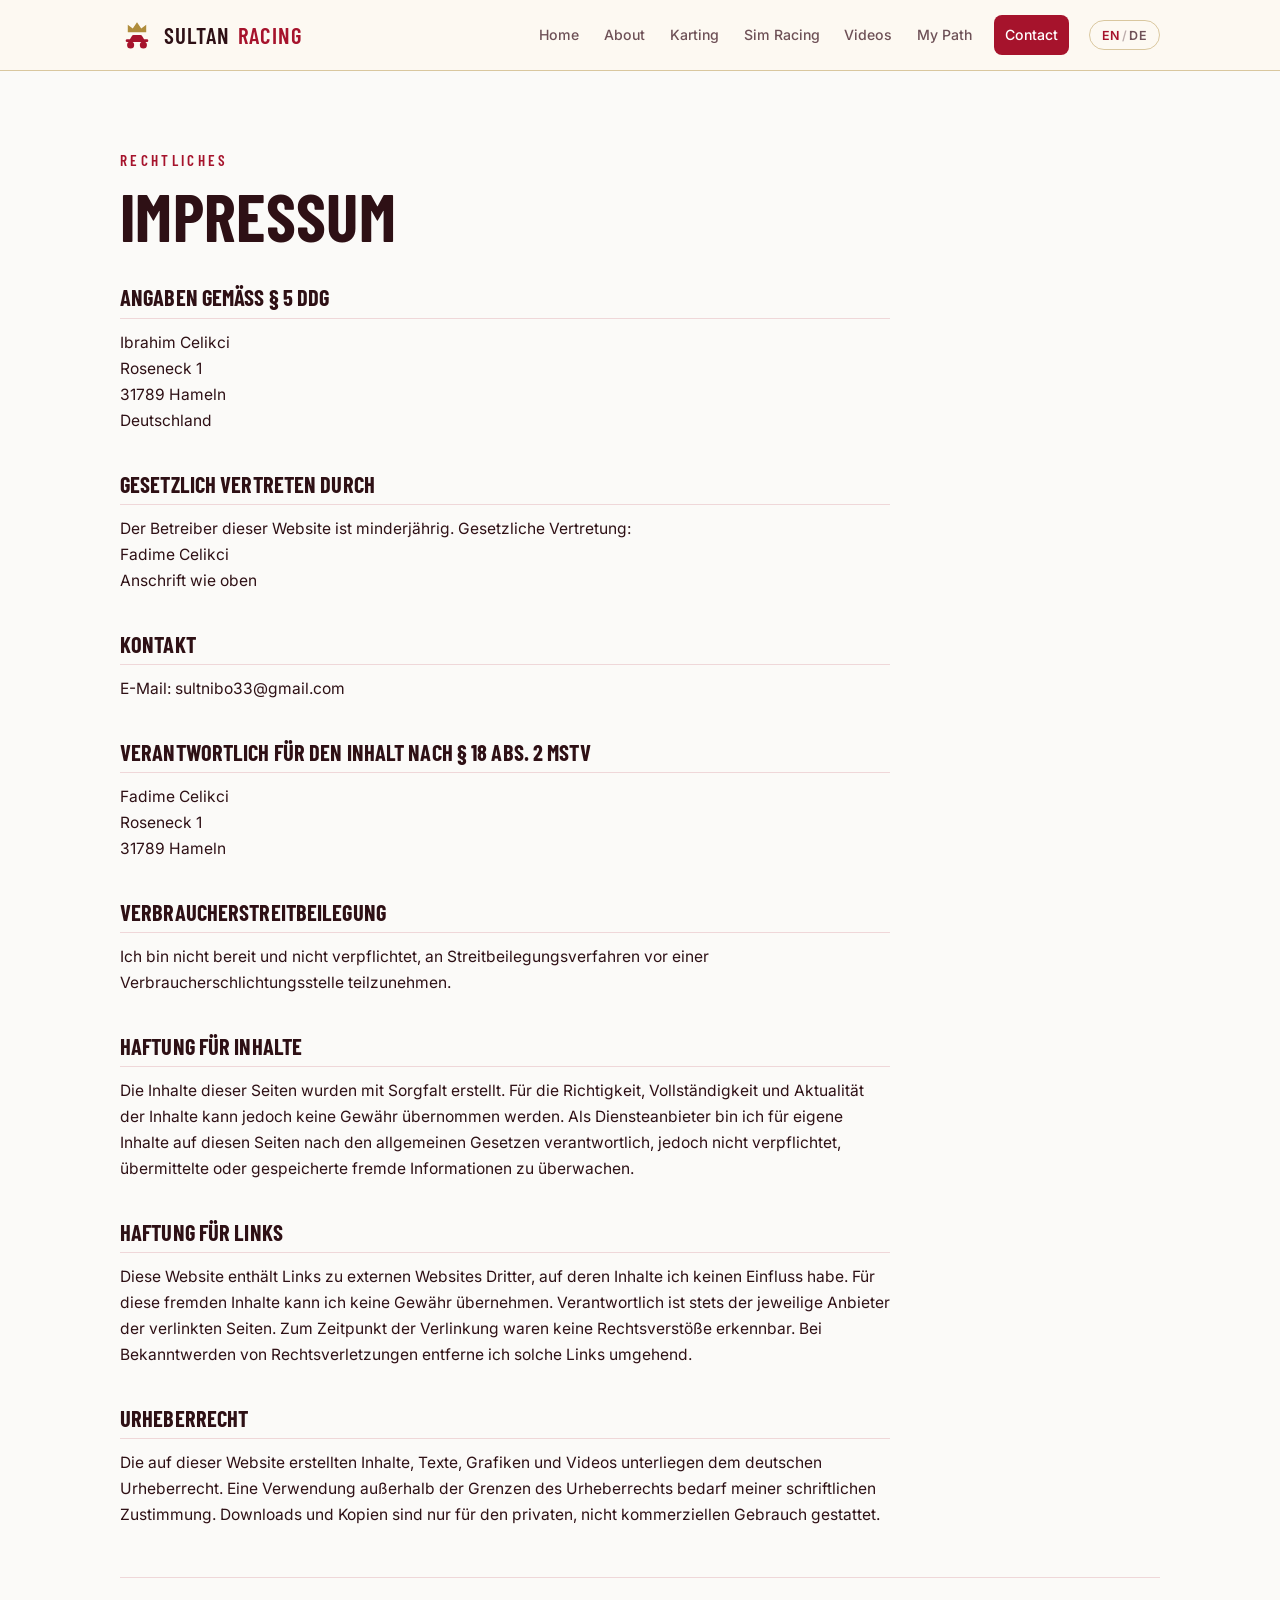
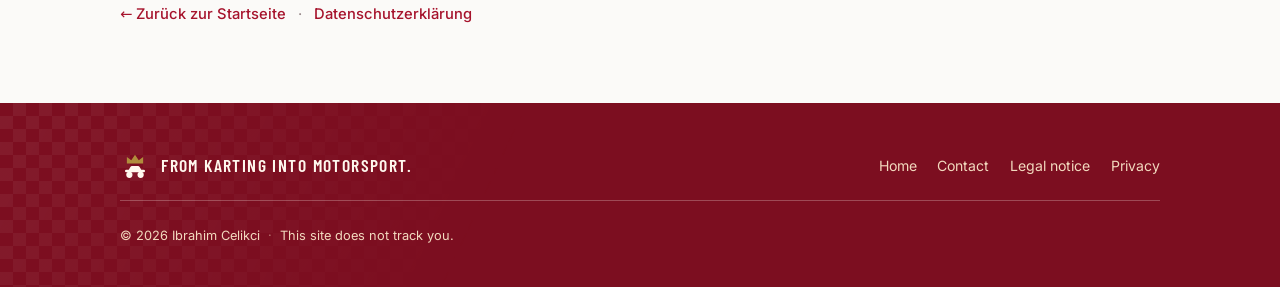
<file: impressum.html>
<!doctype html>
<html lang="de">
<head>
<meta charset="utf-8">
<meta name="viewport" content="width=device-width, initial-scale=1">
<title>Impressum — Sultan Racing</title>
<meta name="description" content="Impressum und Anbieterkennzeichnung.">
<meta name="robots" content="noindex">
<meta name="theme-color" content="#B41229">
<meta name="color-scheme" content="light">
<link rel="icon" href="data:image/svg+xml,%3Csvg xmlns='http://www.w3.org/2000/svg' viewBox='0 0 48 48'%3E%3Crect width='48' height='48' rx='10' fill='%23B41229'/%3E%3Cpath d='M11 22V11l7 5.2L24 8l6 8.2 7-5.2v11z' fill='%23C9A227'/%3E%3Cpath d='M11 27h4l2.2-3.6a3 3 0 0 1 2.6-1.4h8.4a3 3 0 0 1 2.6 1.4L33 27h4a2 2 0 0 1 0 4H11a2 2 0 0 1 0-4z' fill='%23FFF8EE'/%3E%3Ccircle cx='16' cy='35' r='4.5' fill='%23FFF8EE'/%3E%3Ccircle cx='32' cy='35' r='4.5' fill='%23FFF8EE'/%3E%3C/svg%3E">
<link rel="stylesheet" href="assets/css/style.css">
</head>

<body data-seite="recht">
<div id="kopf-halter"></div>

<main id="inhalt" class="abschnitt rechtsseite">
  <div class="huelle">

    <p class="kicker">Rechtliches</p>
    <h1>Impressum</h1>

    <div class="fliess rechtstext">

      <h2>Angaben gemäß § 5 DDG</h2>
      <p>
        Ibrahim Celikci<br>
        Roseneck 1<br>
        31789 Hameln<br>
        Deutschland
      </p>

      <h2>Gesetzlich vertreten durch</h2>
      <p>
        Der Betreiber dieser Website ist minderjährig. Gesetzliche Vertretung:<br>
        Fadime Celikci<br>
        Anschrift wie oben
      </p>

      <h2>Kontakt</h2>
      <p>
        E-Mail: sultnibo33@gmail.com
      </p>

      <h2>Verantwortlich für den Inhalt nach § 18 Abs. 2 MStV</h2>
      <p>
        Fadime Celikci<br>
        Roseneck 1<br>
        31789 Hameln
      </p>

      <h2>Verbraucherstreitbeilegung</h2>
      <p>
        Ich bin nicht bereit und nicht verpflichtet, an Streitbeilegungsverfahren
        vor einer Verbraucherschlichtungsstelle teilzunehmen.
      </p>

      <h2>Haftung für Inhalte</h2>
      <p>
        Die Inhalte dieser Seiten wurden mit Sorgfalt erstellt. Für die Richtigkeit,
        Vollständigkeit und Aktualität der Inhalte kann jedoch keine Gewähr übernommen
        werden. Als Diensteanbieter bin ich für eigene Inhalte auf diesen Seiten nach
        den allgemeinen Gesetzen verantwortlich, jedoch nicht verpflichtet, übermittelte
        oder gespeicherte fremde Informationen zu überwachen.
      </p>

      <h2>Haftung für Links</h2>
      <p>
        Diese Website enthält Links zu externen Websites Dritter, auf deren Inhalte
        ich keinen Einfluss habe. Für diese fremden Inhalte kann ich keine Gewähr
        übernehmen. Verantwortlich ist stets der jeweilige Anbieter der verlinkten
        Seiten. Zum Zeitpunkt der Verlinkung waren keine Rechtsverstöße erkennbar.
        Bei Bekanntwerden von Rechtsverletzungen entferne ich solche Links umgehend.
      </p>

      <h2>Urheberrecht</h2>
      <p>
        Die auf dieser Website erstellten Inhalte, Texte, Grafiken und Videos
        unterliegen dem deutschen Urheberrecht. Eine Verwendung außerhalb der Grenzen
        des Urheberrechts bedarf meiner schriftlichen Zustimmung. Downloads und Kopien
        sind nur für den privaten, nicht kommerziellen Gebrauch gestattet.
      </p>

    </div>

    <p class="rechtsseite__fuss">
      <a href="index.html">← Zurück zur Startseite</a>
      <span class="fuss__punkt">·</span>
      <a href="datenschutz.html">Datenschutzerklärung</a>
    </p>

  </div>
</main>

<div id="fuss-halter"></div>
<script src="data/inhalte.js"></script>
<script src="assets/js/main.js"></script>
</body>
</html>
</file>
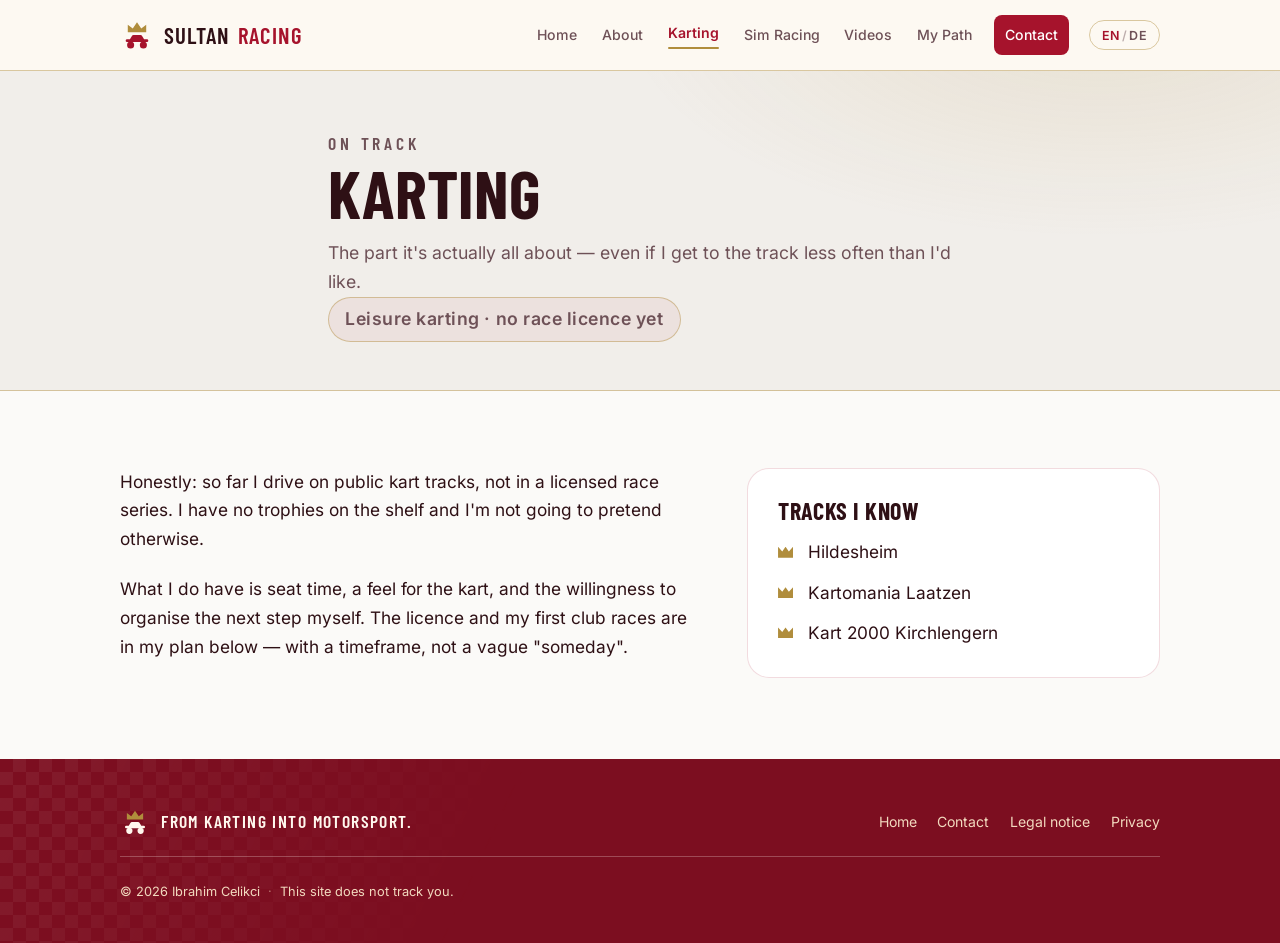
<file: karting.html>
<!doctype html>
<html lang="de">
<head>
<meta charset="utf-8">
<meta name="viewport" content="width=device-width, initial-scale=1">
<title>Karting — Sultan Racing</title>
<meta name="description" content="Wo ich fahre, wie oft ich es schaffe — und was mir noch fehlt.">
<meta name="theme-color" content="#B41229">
<meta name="color-scheme" content="light">
<link rel="icon" href="data:image/svg+xml,%3Csvg xmlns='http://www.w3.org/2000/svg' viewBox='0 0 48 48'%3E%3Crect width='48' height='48' rx='10' fill='%23B41229'/%3E%3Cpath d='M11 22V11l7 5.2L24 8l6 8.2 7-5.2v11z' fill='%23C9A227'/%3E%3Cpath d='M11 27h4l2.2-3.6a3 3 0 0 1 2.6-1.4h8.4a3 3 0 0 1 2.6 1.4L33 27h4a2 2 0 0 1 0 4H11a2 2 0 0 1 0-4z' fill='%23FFF8EE'/%3E%3Ccircle cx='16' cy='35' r='4.5' fill='%23FFF8EE'/%3E%3Ccircle cx='32' cy='35' r='4.5' fill='%23FFF8EE'/%3E%3C/svg%3E">
<link rel="stylesheet" href="assets/css/style.css">
</head>

<body data-seite="karting">
<div id="kopf-halter"></div>

<main id="inhalt">

<section class="seitenkopf">
  <div class="huelle seitenkopf__innen">
    <p class="kicker" data-i18n="kart.kicker">Auf der Strecke</p>
    <h1 data-i18n="kart.titel">Karting</h1>
    <p data-i18n="kart.lead"></p>
    <p class="badge" data-i18n="kart.badge">Freizeit-Karting · noch ohne Rennlizenz</p>
  </div>
</section>

<section class="abschnitt">
  <div class="huelle">
    <div class="kart__gitter">
      <div class="fliess">
        <p data-i18n="kart.p1"></p>
        <p data-i18n="kart.p2"></p>
      </div>

      <div class="tafel">
        <h3 data-i18n="kart.strecken.titel">Strecken, die ich kenne</h3>
        <ul class="kronenliste" id="streckenliste"></ul>
      </div>
    </div>

    <!-- ======================================================================
         Hier stand mal eine Fotogalerie mit Platzhaltern — auf Wunsch entfernt.

         Willst du später doch eigene Fotos zeigen: Bilder nach assets/img/
         legen (vorher auf ca. 1600 px Breite verkleinern, nur eigene Fotos)
         und diesen Block hier einfügen:

         <h2 class="galerie__titel">Aus dem Kart</h2>
         <div class="galerie">
           <figure class="foto">
             <img src="assets/img/kart-1.jpg" alt="Ich im Kart in Kurve 1" loading="lazy">
           </figure>
           <figure class="foto">
             <img src="assets/img/kart-2.jpg" alt="Beschreibung des Bildes" loading="lazy">
           </figure>
         </div>

         Der alt-Text ist kein Beiwerk: er beschreibt das Bild für Leute, die
         nicht sehen können, und für Google.
         ====================================================================== -->
  </div>
</section>

</main>

<div id="fuss-halter"></div>
<script src="data/inhalte.js"></script>
<script src="assets/js/main.js"></script>
</body>
</html>
</file>
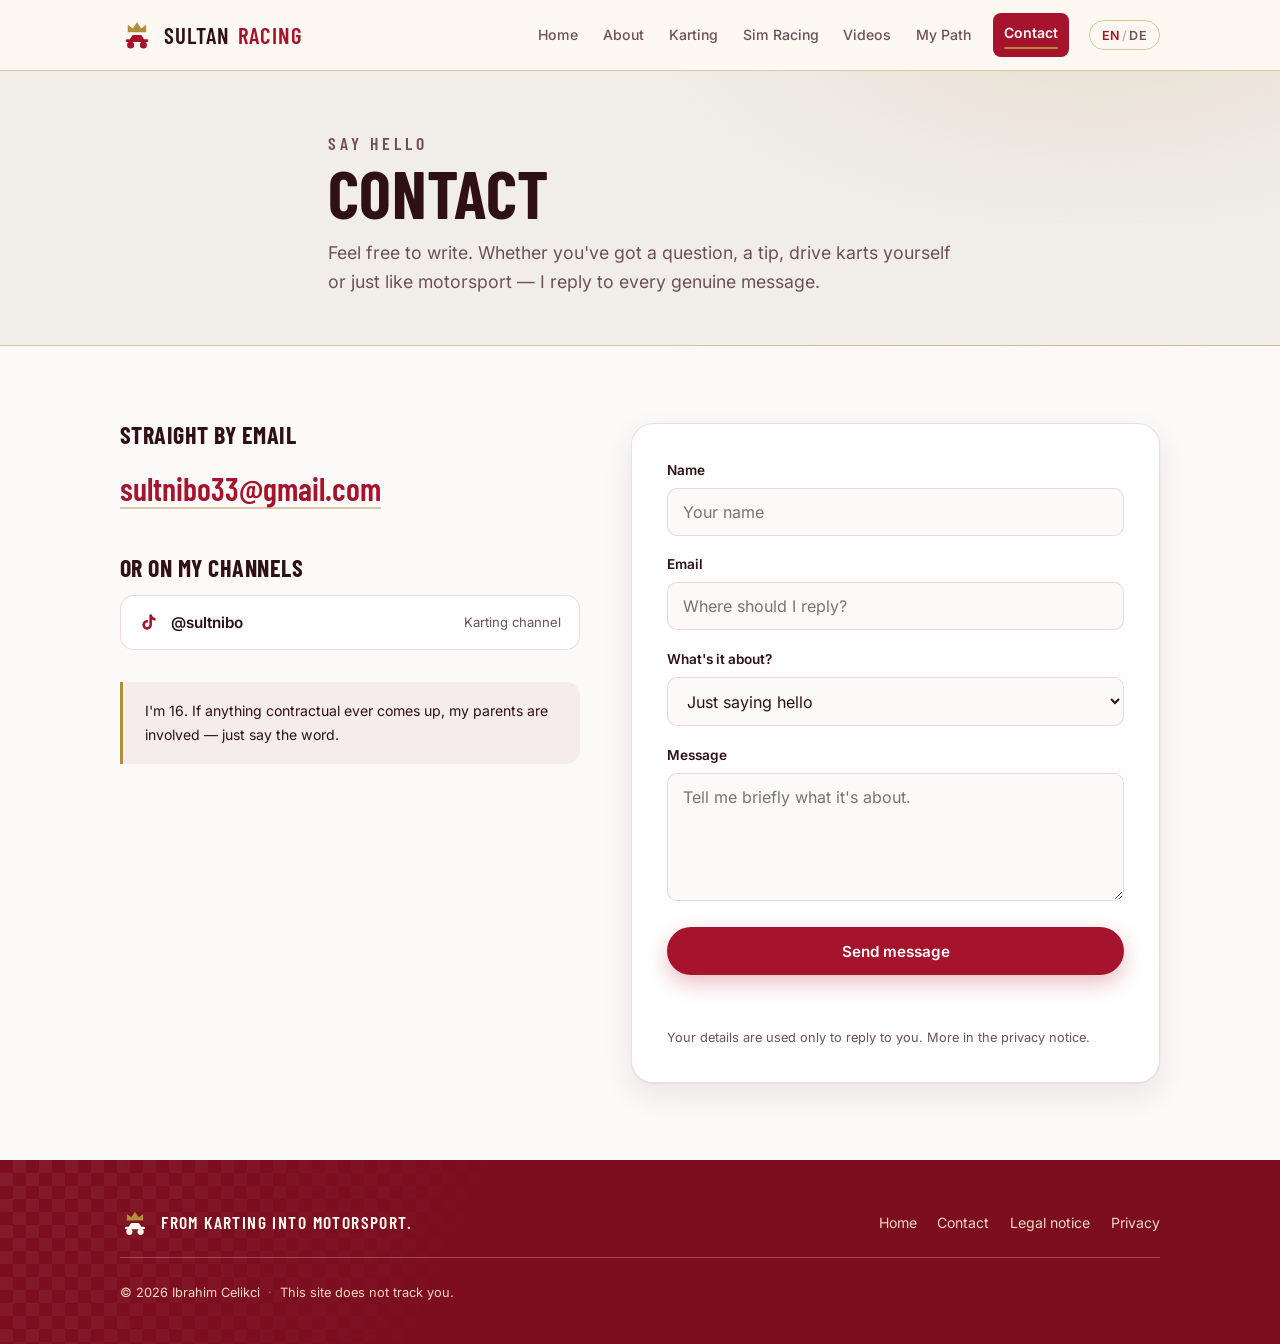
<file: kontakt.html>
<!doctype html>
<html lang="de">
<head>
<meta charset="utf-8">
<meta name="viewport" content="width=device-width, initial-scale=1">
<title>Kontakt — Sultan Racing</title>
<meta name="description" content="Schreib mir — per Mail oder direkt über das Formular.">
<meta name="theme-color" content="#B41229">
<meta name="color-scheme" content="light">
<link rel="icon" href="data:image/svg+xml,%3Csvg xmlns='http://www.w3.org/2000/svg' viewBox='0 0 48 48'%3E%3Crect width='48' height='48' rx='10' fill='%23B41229'/%3E%3Cpath d='M11 22V11l7 5.2L24 8l6 8.2 7-5.2v11z' fill='%23C9A227'/%3E%3Cpath d='M11 27h4l2.2-3.6a3 3 0 0 1 2.6-1.4h8.4a3 3 0 0 1 2.6 1.4L33 27h4a2 2 0 0 1 0 4H11a2 2 0 0 1 0-4z' fill='%23FFF8EE'/%3E%3Ccircle cx='16' cy='35' r='4.5' fill='%23FFF8EE'/%3E%3Ccircle cx='32' cy='35' r='4.5' fill='%23FFF8EE'/%3E%3C/svg%3E">
<link rel="stylesheet" href="assets/css/style.css">
</head>

<body data-seite="kontakt">
<div id="kopf-halter"></div>

<main id="inhalt">

<section class="seitenkopf">
  <div class="huelle seitenkopf__innen">
    <p class="kicker" data-i18n="kontakt.kicker">Schreib mir</p>
    <h1 data-i18n="kontakt.titel">Kontakt</h1>
    <p data-i18n="kontakt.lead"></p>
  </div>
</section>

<section class="abschnitt">
  <div class="huelle">
    <div class="kontakt__gitter">

      <div class="kontakt__direkt">
        <h3 data-i18n="kontakt.direkt">Direkt per E-Mail</h3>
        <a class="mail" id="mail-link" href="#"></a>

        <h3 class="abstand-oben" data-i18n="kontakt.social">Oder auf meinen Kanälen</h3>
        <ul class="sozial" id="sozial"></ul>

        <p class="hinweis hinweis--klein" data-i18n="teams.hinweis"></p>
      </div>

      <form class="formular" id="formular" novalidate>
        <p class="formular__warnung" id="formular-warnung" hidden data-i18n="form.nichtEingerichtet"></p>

        <div class="feld">
          <label for="f-name" data-i18n="form.name">Name</label>
          <input type="text" id="f-name" name="name" required autocomplete="name"
                 data-i18n-placeholder="form.namePh">
        </div>

        <div class="feld">
          <label for="f-mail" data-i18n="form.email">E-Mail</label>
          <input type="email" id="f-mail" name="email" required autocomplete="email"
                 data-i18n-placeholder="form.emailPh">
        </div>

        <div class="feld">
          <label for="f-thema" data-i18n="form.thema">Worum geht es?</label>
          <select id="f-thema" name="thema">
            <option value="hallo" data-i18n="form.thema1">Einfach Hallo sagen</option>
            <option value="praktikum" data-i18n="form.thema2">Praktikum / Studium</option>
            <option value="sponsoring" data-i18n="form.thema3">Sponsoring</option>
            <option value="content" data-i18n="form.thema4">Content &amp; Zusammenarbeit</option>
            <option value="sonstiges" data-i18n="form.thema5">Etwas anderes</option>
          </select>
        </div>

        <div class="feld">
          <label for="f-text" data-i18n="form.nachricht">Nachricht</label>
          <textarea id="f-text" name="nachricht" rows="5" required
                    data-i18n-placeholder="form.nachrichtPh"></textarea>
        </div>

        <!-- Spamfalle: für Menschen unsichtbar -->
        <input type="text" name="_gotcha" tabindex="-1" autocomplete="off" aria-hidden="true" class="honigtopf">

        <button type="submit" class="knopf knopf--primaer knopf--breit" id="senden" data-i18n="form.senden">
          Nachricht senden
        </button>

        <p class="formular__status" id="formular-status" role="status" aria-live="polite"></p>
        <p class="formular__klein" data-i18n="form.datenschutz"></p>
      </form>

    </div>
  </div>
</section>

</main>

<div id="fuss-halter"></div>
<script src="data/inhalte.js"></script>
<script src="assets/js/main.js"></script>
</body>
</html>
</file>
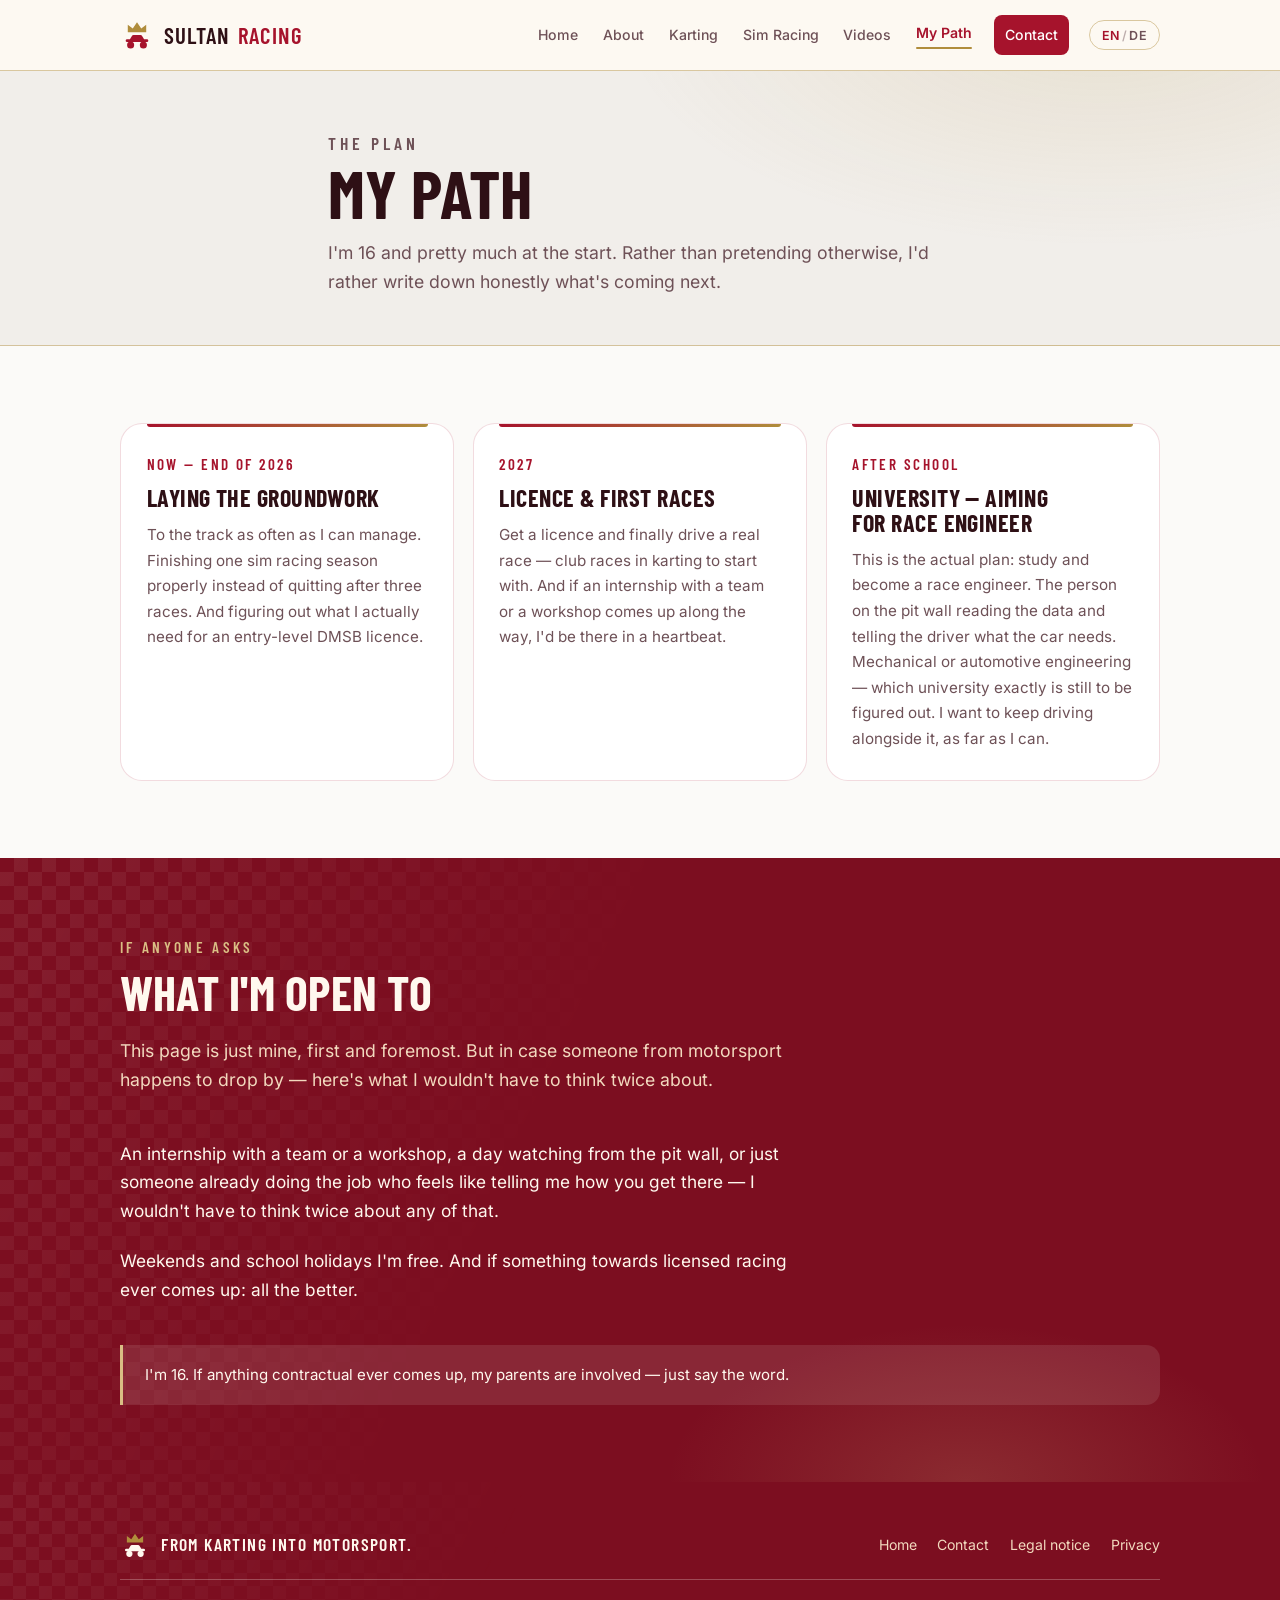
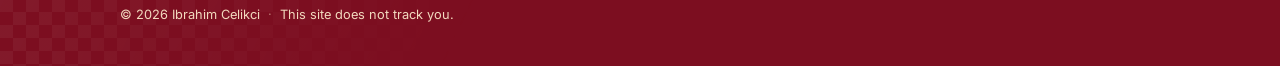
<file: mein-weg.html>
<!doctype html>
<html lang="de">
<head>
<meta charset="utf-8">
<meta name="viewport" content="width=device-width, initial-scale=1">
<title>Mein Weg — Sultan Racing</title>
<meta name="description" content="Was als Nächstes dran ist. Mit Zeitraum, nicht als vages irgendwann.">
<meta name="theme-color" content="#B41229">
<meta name="color-scheme" content="light">
<link rel="icon" href="data:image/svg+xml,%3Csvg xmlns='http://www.w3.org/2000/svg' viewBox='0 0 48 48'%3E%3Crect width='48' height='48' rx='10' fill='%23B41229'/%3E%3Cpath d='M11 22V11l7 5.2L24 8l6 8.2 7-5.2v11z' fill='%23C9A227'/%3E%3Cpath d='M11 27h4l2.2-3.6a3 3 0 0 1 2.6-1.4h8.4a3 3 0 0 1 2.6 1.4L33 27h4a2 2 0 0 1 0 4H11a2 2 0 0 1 0-4z' fill='%23FFF8EE'/%3E%3Ccircle cx='16' cy='35' r='4.5' fill='%23FFF8EE'/%3E%3Ccircle cx='32' cy='35' r='4.5' fill='%23FFF8EE'/%3E%3C/svg%3E">
<link rel="stylesheet" href="assets/css/style.css">
</head>

<body data-seite="weg">
<div id="kopf-halter"></div>

<main id="inhalt">

<section class="seitenkopf">
  <div class="huelle seitenkopf__innen">
    <p class="kicker" data-i18n="weg.kicker">Der Plan</p>
    <h1 data-i18n="weg.titel">Mein Weg</h1>
    <p data-i18n="weg.lead"></p>
  </div>
</section>

<section class="abschnitt">
  <div class="huelle">
    <ol class="zeitstrahl">
      <li class="etappe">
        <p class="etappe__zeit" data-i18n="weg1.zeit">Jetzt — Ende 2026</p>
        <h3 data-i18n="weg1.titel">Grundlagen legen</h3>
        <p data-i18n="weg1.text"></p>
      </li>
      <li class="etappe">
        <p class="etappe__zeit" data-i18n="weg2.zeit">2027</p>
        <h3 data-i18n="weg2.titel">Lizenz &amp; erste Rennen</h3>
        <p data-i18n="weg2.text"></p>
      </li>
      <li class="etappe">
        <p class="etappe__zeit" data-i18n="weg3.zeit">2028</p>
        <h3 data-i18n="weg3.titel">Nach der Schule</h3>
        <p data-i18n="weg3.text"></p>
      </li>
    </ol>
  </div>
</section>

<section class="abschnitt abschnitt--rot">
  <div class="huelle">
    <header class="abschnitt__kopf">
      <p class="kicker kicker--hell" data-i18n="teams.kicker">Falls jemand fragt</p>
      <h2 data-i18n="teams.titel">Wofür ich offen bin</h2>
      <p class="abschnitt__lead" data-i18n="teams.lead"></p>
    </header>

    <div class="fliess teams__text">
      <p data-i18n="teams.p1"></p>
      <p data-i18n="teams.p2"></p>
    </div>

    <p class="hinweis" data-i18n="teams.hinweis"></p>
  </div>
</section>

</main>

<div id="fuss-halter"></div>
<script src="data/inhalte.js"></script>
<script src="assets/js/main.js"></script>
</body>
</html>
</file>
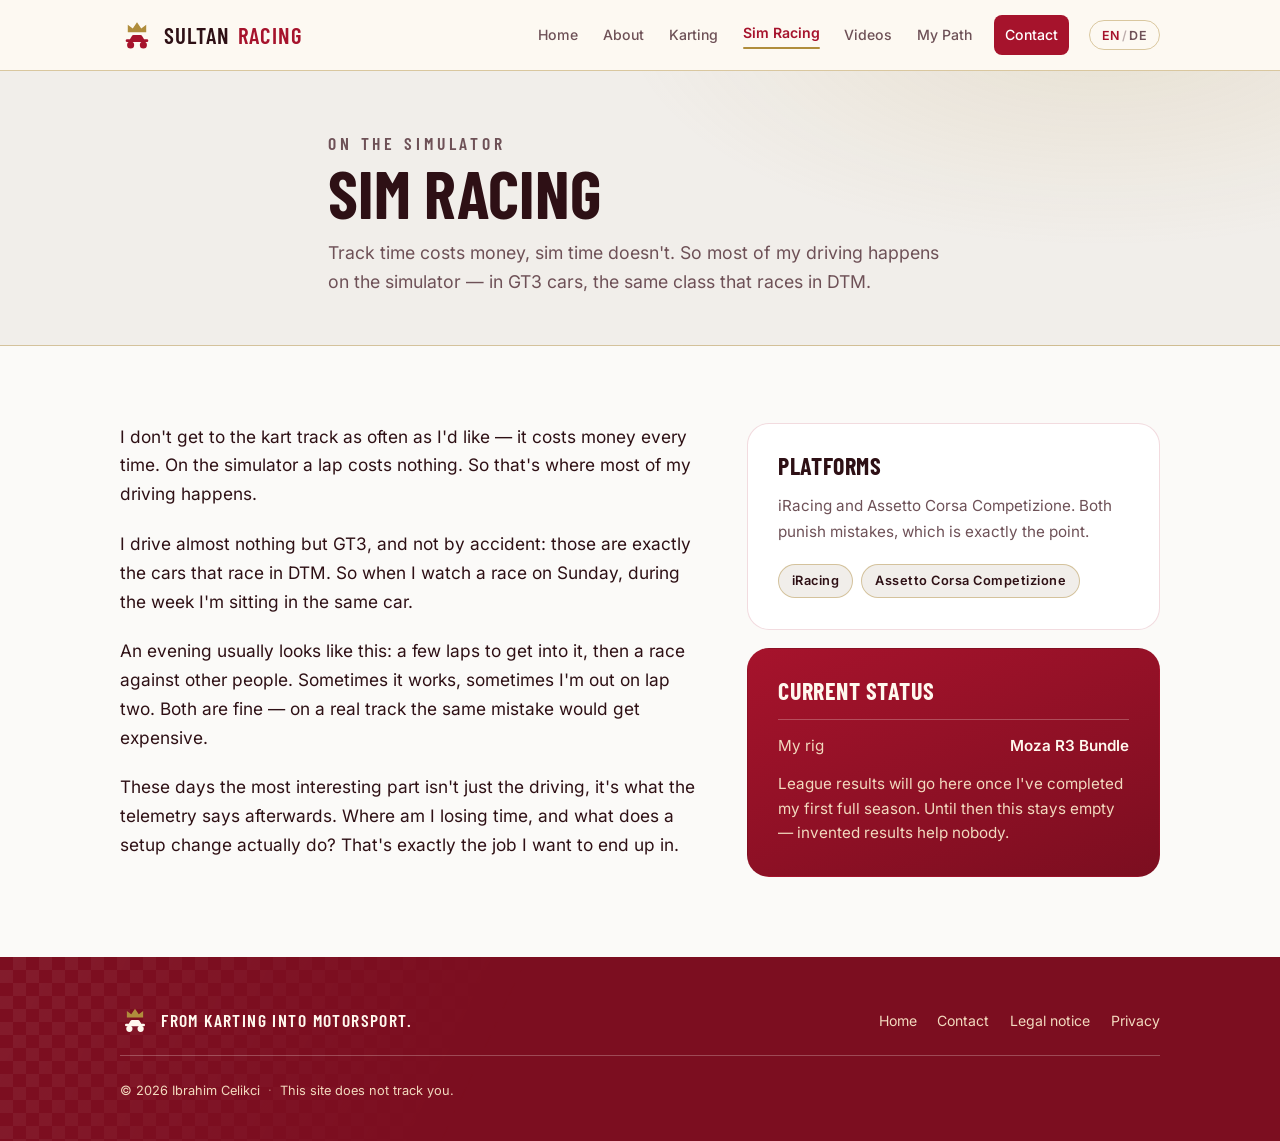
<file: sim-racing.html>
<!doctype html>
<html lang="de">
<head>
<meta charset="utf-8">
<meta name="viewport" content="width=device-width, initial-scale=1">
<title>Sim-Racing — Sultan Racing</title>
<meta name="description" content="iRacing, Assetto Corsa Competizione und warum ich fast nur GT3 fahre.">
<meta name="theme-color" content="#B41229">
<meta name="color-scheme" content="light">
<link rel="icon" href="data:image/svg+xml,%3Csvg xmlns='http://www.w3.org/2000/svg' viewBox='0 0 48 48'%3E%3Crect width='48' height='48' rx='10' fill='%23B41229'/%3E%3Cpath d='M11 22V11l7 5.2L24 8l6 8.2 7-5.2v11z' fill='%23C9A227'/%3E%3Cpath d='M11 27h4l2.2-3.6a3 3 0 0 1 2.6-1.4h8.4a3 3 0 0 1 2.6 1.4L33 27h4a2 2 0 0 1 0 4H11a2 2 0 0 1 0-4z' fill='%23FFF8EE'/%3E%3Ccircle cx='16' cy='35' r='4.5' fill='%23FFF8EE'/%3E%3Ccircle cx='32' cy='35' r='4.5' fill='%23FFF8EE'/%3E%3C/svg%3E">
<link rel="stylesheet" href="assets/css/style.css">
</head>

<body data-seite="sim">
<div id="kopf-halter"></div>

<main id="inhalt">

<section class="seitenkopf">
  <div class="huelle seitenkopf__innen">
    <p class="kicker" data-i18n="sim.kicker">Am Simulator</p>
    <h1 data-i18n="sim.titel">Sim-Racing</h1>
    <p data-i18n="sim.lead"></p>
  </div>
</section>

<section class="abschnitt">
  <div class="huelle">
    <div class="kart__gitter">
      <div class="fliess">
        <p data-i18n="sim.p1"></p>
        <p data-i18n="sim.p2"></p>
        <p data-i18n="sim.p3"></p>
        <p data-i18n="sim.p4"></p>
      </div>

      <div class="tafel-stapel">
        <div class="tafel">
          <h3 data-i18n="sim.plattform.titel">Plattformen</h3>
          <p data-i18n="sim.plattform.text"></p>
          <!-- Nur echte Spiele hier rein. GT3 ist eine Fahrzeugklasse,
               kein Spiel — das gehört in den Text, nicht in diese Liste. -->
          <ul class="marken">
            <li>iRacing</li>
            <li>Assetto Corsa Competizione</li>
          </ul>
        </div>

        <div class="tafel tafel--gold">
          <h3 data-i18n="sim.rating.titel">Aktueller Stand</h3>
          <p class="wert-gross" id="irating-wert" hidden>
            <span class="wert-gross__zahl"></span>
            <span class="wert-gross__label" data-i18n="sim.rating.label">iRating</span>
          </p>
          <p class="tafel__zeile"><span data-i18n="sim.rig.titel">Mein Setup</span><strong id="rig-wert"></strong></p>
          <p class="notiz" data-i18n="sim.hinweis"></p>
        </div>
      </div>
    </div>
  </div>
</section>

</main>

<div id="fuss-halter"></div>
<script src="data/inhalte.js"></script>
<script src="assets/js/main.js"></script>
</body>
</html>
</file>
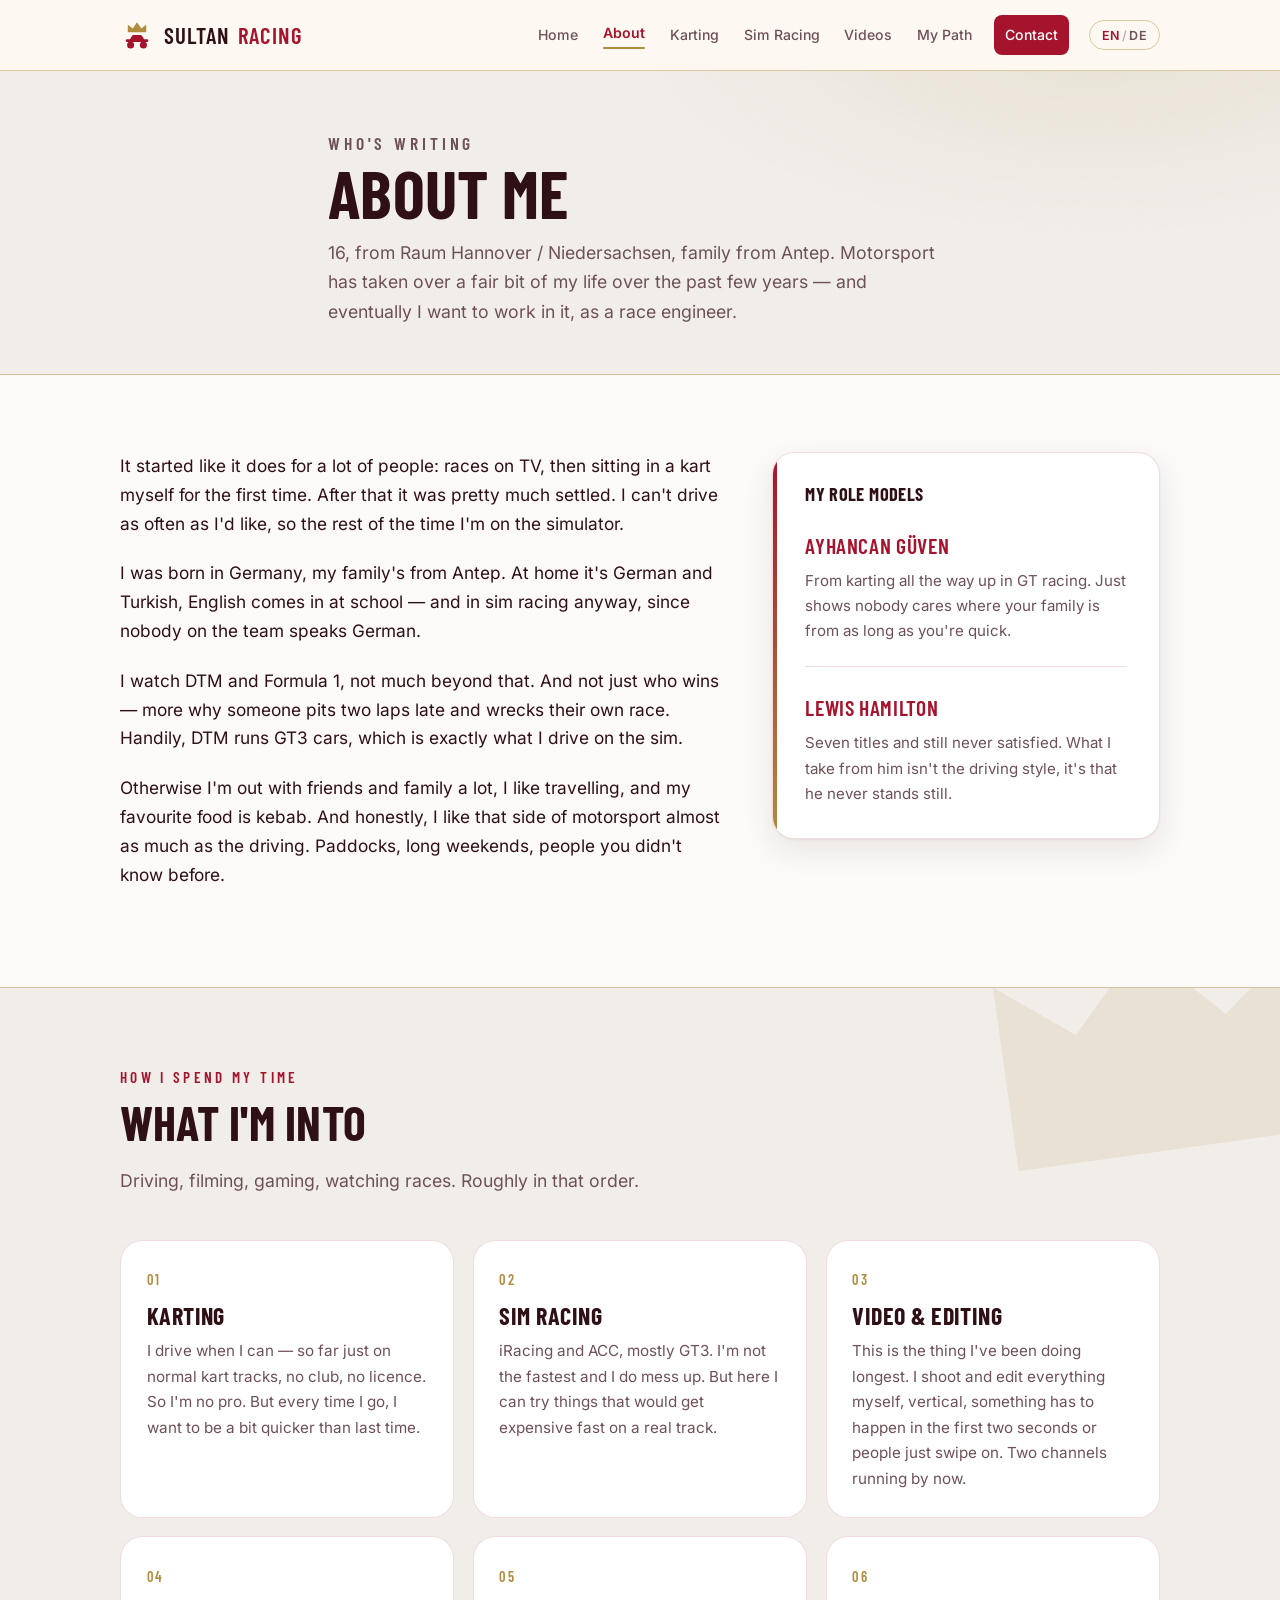
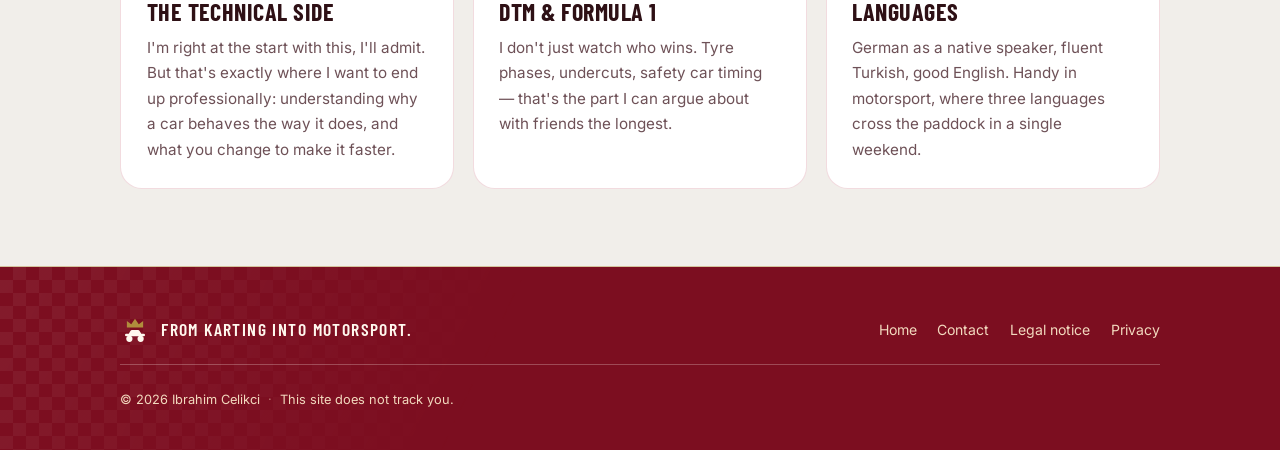
<file: ueber-mich.html>
<!doctype html>
<html lang="de">
<head>
<meta charset="utf-8">
<meta name="viewport" content="width=device-width, initial-scale=1">
<title>Über mich — Sultan Racing</title>
<meta name="description" content="Wer ich bin, wo meine Familie herkommt und warum es ausgerechnet Motorsport geworden ist.">
<meta name="theme-color" content="#B41229">
<meta name="color-scheme" content="light">
<link rel="icon" href="data:image/svg+xml,%3Csvg xmlns='http://www.w3.org/2000/svg' viewBox='0 0 48 48'%3E%3Crect width='48' height='48' rx='10' fill='%23B41229'/%3E%3Cpath d='M11 22V11l7 5.2L24 8l6 8.2 7-5.2v11z' fill='%23C9A227'/%3E%3Cpath d='M11 27h4l2.2-3.6a3 3 0 0 1 2.6-1.4h8.4a3 3 0 0 1 2.6 1.4L33 27h4a2 2 0 0 1 0 4H11a2 2 0 0 1 0-4z' fill='%23FFF8EE'/%3E%3Ccircle cx='16' cy='35' r='4.5' fill='%23FFF8EE'/%3E%3Ccircle cx='32' cy='35' r='4.5' fill='%23FFF8EE'/%3E%3C/svg%3E">
<link rel="stylesheet" href="assets/css/style.css">
</head>

<body data-seite="ueber">
<div id="kopf-halter"></div>

<main id="inhalt">

<section class="seitenkopf">
  <div class="huelle seitenkopf__innen">
    <p class="kicker" data-i18n="ueber.kicker">Wer hier schreibt</p>
    <h1 data-i18n="ueber.titel">Über mich</h1>
    <p data-i18n="ueber.lead"></p>
  </div>
</section>

<section class="abschnitt">
  <div class="huelle">
    <div class="ueber__gitter">
      <div class="ueber__text fliess">
        <p data-i18n="ueber.p1"></p>
        <p data-i18n="ueber.p2"></p>
        <p data-i18n="ueber.p3"></p>
        <p data-i18n="ueber.p4"></p>
      </div>

      <aside class="vorbilder" aria-labelledby="vorbilder-titel">
        <h3 id="vorbilder-titel" class="vorbilder__titel" data-i18n="vorbilder.titel">Meine Vorbilder</h3>
        <div class="vorbild">
          <p class="vorbild__name" data-i18n="vorbild1.name">Ayhancan Güven</p>
          <p class="vorbild__text" data-i18n="vorbild1.text"></p>
        </div>
        <div class="vorbild">
          <p class="vorbild__name" data-i18n="vorbild2.name">Lewis Hamilton</p>
          <p class="vorbild__text" data-i18n="vorbild2.text"></p>
        </div>
      </aside>
    </div>
  </div>
</section>

<section class="abschnitt abschnitt--getoent">
  <div class="huelle">
    <header class="abschnitt__kopf">
      <p class="kicker" data-i18n="staerken.kicker">Womit ich meine Zeit verbringe</p>
      <h2 data-i18n="staerken.titel">Was ich so mache</h2>
      <p class="abschnitt__lead" data-i18n="staerken.lead"></p>
    </header>

    <ul class="karten">
      <li class="karte"><span class="karte__nr">01</span><h3 data-i18n="skill1.titel">Karting</h3><p data-i18n="skill1.text"></p></li>
      <li class="karte"><span class="karte__nr">02</span><h3 data-i18n="skill2.titel">Sim-Racing</h3><p data-i18n="skill2.text"></p></li>
      <li class="karte"><span class="karte__nr">03</span><h3 data-i18n="skill3.titel">Video &amp; Schnitt</h3><p data-i18n="skill3.text"></p></li>
      <li class="karte"><span class="karte__nr">04</span><h3 data-i18n="skill4.titel">Technik</h3><p data-i18n="skill4.text"></p></li>
      <li class="karte"><span class="karte__nr">05</span><h3 data-i18n="skill5.titel">DTM &amp; Formel 1</h3><p data-i18n="skill5.text"></p></li>
      <li class="karte"><span class="karte__nr">06</span><h3 data-i18n="skill6.titel">Sprachen</h3><p data-i18n="skill6.text"></p></li>
    </ul>
  </div>
</section>

</main>

<div id="fuss-halter"></div>
<script src="data/inhalte.js"></script>
<script src="assets/js/main.js"></script>
</body>
</html>
</file>
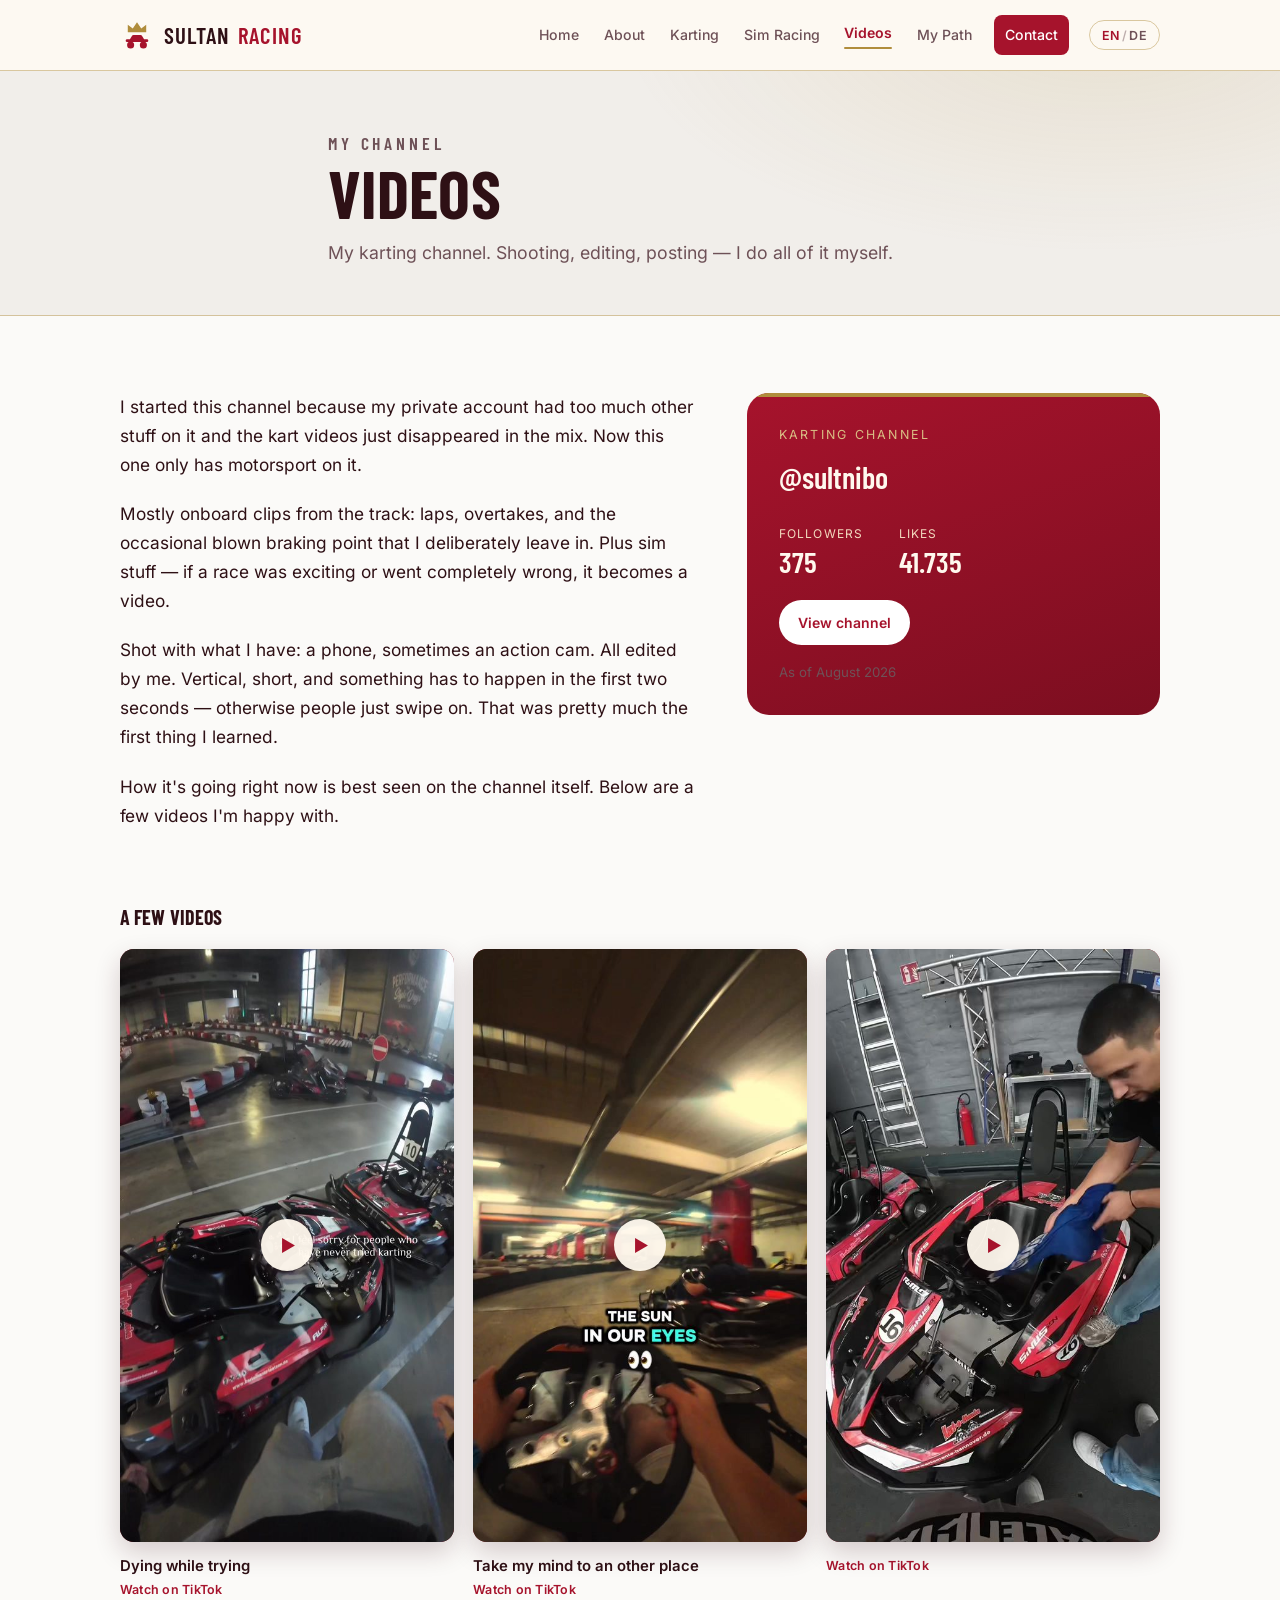
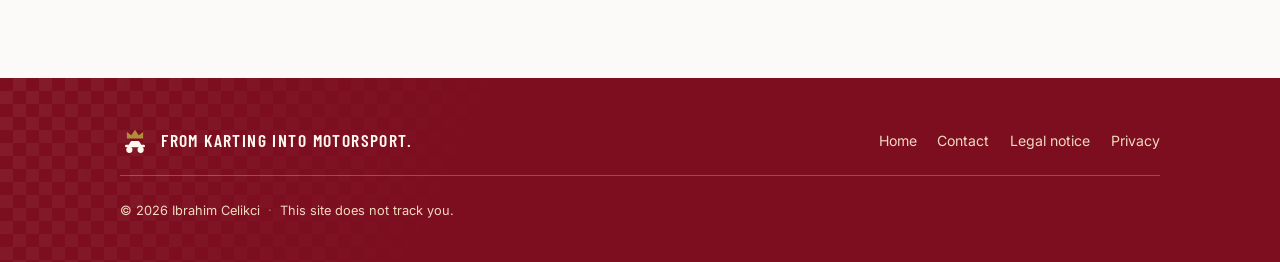
<file: videos.html>
<!doctype html>
<html lang="de">
<head>
<meta charset="utf-8">
<meta name="viewport" content="width=device-width, initial-scale=1">
<title>Videos — Sultan Racing</title>
<meta name="description" content="Zwei TikTok-Kanäle, die ich selbst aufgebaut habe, und ein paar Videos daraus.">
<meta name="theme-color" content="#B41229">
<meta name="color-scheme" content="light">
<link rel="icon" href="data:image/svg+xml,%3Csvg xmlns='http://www.w3.org/2000/svg' viewBox='0 0 48 48'%3E%3Crect width='48' height='48' rx='10' fill='%23B41229'/%3E%3Cpath d='M11 22V11l7 5.2L24 8l6 8.2 7-5.2v11z' fill='%23C9A227'/%3E%3Cpath d='M11 27h4l2.2-3.6a3 3 0 0 1 2.6-1.4h8.4a3 3 0 0 1 2.6 1.4L33 27h4a2 2 0 0 1 0 4H11a2 2 0 0 1 0-4z' fill='%23FFF8EE'/%3E%3Ccircle cx='16' cy='35' r='4.5' fill='%23FFF8EE'/%3E%3Ccircle cx='32' cy='35' r='4.5' fill='%23FFF8EE'/%3E%3C/svg%3E">
<link rel="stylesheet" href="assets/css/style.css">
</head>

<body data-seite="videos">
<div id="kopf-halter"></div>

<main id="inhalt">

<section class="seitenkopf">
  <div class="huelle seitenkopf__innen">
    <p class="kicker" data-i18n="content.kicker">Meine Kanäle</p>
    <h1 data-i18n="content.titel">Videos</h1>
    <p data-i18n="content.lead"></p>
  </div>
</section>

<section class="abschnitt">
  <div class="huelle">
    <div class="kart__gitter">
      <div class="fliess">
        <p data-i18n="content.p1"></p>
        <p data-i18n="content.p2"></p>
        <p data-i18n="content.p3"></p>
        <p data-i18n="content.p4"></p>
      </div>

      <article class="kanal">
        <p class="kanal__rolle" data-i18n="kanal2.rolle">Karting-Kanal</p>
        <p class="kanal__name" id="kanal2-name"></p>
        <dl class="kanal__zahlen" id="kanal2-zahlen" hidden>
          <div><dt data-i18n="kanal.follower">Follower</dt><dd id="kanal2-follower"></dd></div>
          <div><dt data-i18n="kanal.likes">Likes</dt><dd id="kanal2-likes"></dd></div>
        </dl>
        <a class="knopf knopf--klein" id="kanal2-link" href="#" target="_blank" rel="noopener noreferrer" data-i18n="kanal.oeffnen">Kanal ansehen</a>
        <p class="zahlen-stand" id="zahlen-stand" hidden></p>
      </article>
    </div>

    <h2 class="galerie__titel" data-i18n="videos.titel">Ein paar Videos</h2>

    <!-- ======================================================================
         VIDEOS EINTRAGEN

         Die Kacheln kommen aus data/inhalte.js, ganz oben bei "videos".
         Pro Video eine Zeile:

           { url: "https://www.tiktok.com/@sultnibo/video/123…",
             bild: "assets/img/video-1.jpg",
             titel: { de: "Erste Runde auf der neuen Bahn", en: "First lap on the new track" } },

         url   = TikTok-App -> Teilen -> Link kopieren
         bild  = optional. Screenshot vom Video in assets/img/ legen.
                 Leer lassen ("") zeigt eine gestaltete Kachel.
         Klick auf die Kachel öffnet das Video bei TikTok.
         ====================================================================== -->
    <ul class="videos" id="videoliste"></ul>
  </div>
</section>

</main>

<div id="fuss-halter"></div>
<script src="data/inhalte.js"></script>
<script src="assets/js/main.js"></script>
</body>
</html>
</file>
<file: assets/css/style.css>
/* ==========================================================================
   SCHRIFTEN — lokal ausgeliefert, nicht von Google.

   Warum: Werden die Schriften von Google-Servern geladen, geht die
   IP-Adresse jedes Besuchers dorthin. In Deutschland ist das ein bekannter
   Streitpunkt. So bleibt alles auf dem eigenen Server.

   Barlow Condensed und Inter stehen unter der SIL Open Font License,
   das Mitliefern ist also ausdruecklich erlaubt.

   Die Dateien liegen in assets/fonts/. Pro Schnitt gibt es zwei:
   "latin" fuer normale Texte, "latin-ext" fuer Sonderzeichen wie das
   tuerkische ğ oder ş. Der Browser laedt latin-ext nur, wenn er es
   wirklich braucht.
   ========================================================================== */


@font-face{
  font-family:'Barlow Condensed';
  font-style:normal;
  font-weight:600;
  font-display:swap;
  src:url('../fonts/barlow-condensed-600-latin.woff2') format('woff2');
  unicode-range:U+0000-00FF, U+0131, U+0152-0153, U+02BB-02BC, U+02C6, U+02DA, U+02DC, U+0304, U+0308, U+0329, U+2000-206F, U+20AC, U+2122, U+2191, U+2193, U+2212, U+2215, U+FEFF, U+FFFD;
}

@font-face{
  font-family:'Barlow Condensed';
  font-style:normal;
  font-weight:600;
  font-display:swap;
  src:url('../fonts/barlow-condensed-600-latin-ext.woff2') format('woff2');
  unicode-range:U+0100-02BA, U+02BD-02C5, U+02C7-02CC, U+02CE-02D7, U+02DD-02FF, U+0304, U+0308, U+0329, U+1D00-1DBF, U+1E00-1E9F, U+1EF2-1EFF, U+2020, U+20A0-20AB, U+20AD-20C0, U+2113, U+2C60-2C7F, U+A720-A7FF;
}

@font-face{
  font-family:'Barlow Condensed';
  font-style:normal;
  font-weight:700;
  font-display:swap;
  src:url('../fonts/barlow-condensed-700-latin.woff2') format('woff2');
  unicode-range:U+0000-00FF, U+0131, U+0152-0153, U+02BB-02BC, U+02C6, U+02DA, U+02DC, U+0304, U+0308, U+0329, U+2000-206F, U+20AC, U+2122, U+2191, U+2193, U+2212, U+2215, U+FEFF, U+FFFD;
}

@font-face{
  font-family:'Barlow Condensed';
  font-style:normal;
  font-weight:700;
  font-display:swap;
  src:url('../fonts/barlow-condensed-700-latin-ext.woff2') format('woff2');
  unicode-range:U+0100-02BA, U+02BD-02C5, U+02C7-02CC, U+02CE-02D7, U+02DD-02FF, U+0304, U+0308, U+0329, U+1D00-1DBF, U+1E00-1E9F, U+1EF2-1EFF, U+2020, U+20A0-20AB, U+20AD-20C0, U+2113, U+2C60-2C7F, U+A720-A7FF;
}

@font-face{
  font-family:'Inter';
  font-style:normal;
  font-weight:400;
  font-display:swap;
  src:url('../fonts/inter-400-latin.woff2') format('woff2');
  unicode-range:U+0000-00FF, U+0131, U+0152-0153, U+02BB-02BC, U+02C6, U+02DA, U+02DC, U+0304, U+0308, U+0329, U+2000-206F, U+20AC, U+2122, U+2191, U+2193, U+2212, U+2215, U+FEFF, U+FFFD;
}

@font-face{
  font-family:'Inter';
  font-style:normal;
  font-weight:400;
  font-display:swap;
  src:url('../fonts/inter-400-latin-ext.woff2') format('woff2');
  unicode-range:U+0100-02BA, U+02BD-02C5, U+02C7-02CC, U+02CE-02D7, U+02DD-02FF, U+0304, U+0308, U+0329, U+1D00-1DBF, U+1E00-1E9F, U+1EF2-1EFF, U+2020, U+20A0-20AB, U+20AD-20C0, U+2113, U+2C60-2C7F, U+A720-A7FF;
}

@font-face{
  font-family:'Inter';
  font-style:normal;
  font-weight:500;
  font-display:swap;
  src:url('../fonts/inter-500-latin.woff2') format('woff2');
  unicode-range:U+0000-00FF, U+0131, U+0152-0153, U+02BB-02BC, U+02C6, U+02DA, U+02DC, U+0304, U+0308, U+0329, U+2000-206F, U+20AC, U+2122, U+2191, U+2193, U+2212, U+2215, U+FEFF, U+FFFD;
}

@font-face{
  font-family:'Inter';
  font-style:normal;
  font-weight:500;
  font-display:swap;
  src:url('../fonts/inter-500-latin-ext.woff2') format('woff2');
  unicode-range:U+0100-02BA, U+02BD-02C5, U+02C7-02CC, U+02CE-02D7, U+02DD-02FF, U+0304, U+0308, U+0329, U+1D00-1DBF, U+1E00-1E9F, U+1EF2-1EFF, U+2020, U+20A0-20AB, U+20AD-20C0, U+2113, U+2C60-2C7F, U+A720-A7FF;
}

@font-face{
  font-family:'Inter';
  font-style:normal;
  font-weight:600;
  font-display:swap;
  src:url('../fonts/inter-600-latin.woff2') format('woff2');
  unicode-range:U+0000-00FF, U+0131, U+0152-0153, U+02BB-02BC, U+02C6, U+02DA, U+02DC, U+0304, U+0308, U+0329, U+2000-206F, U+20AC, U+2122, U+2191, U+2193, U+2212, U+2215, U+FEFF, U+FFFD;
}

@font-face{
  font-family:'Inter';
  font-style:normal;
  font-weight:600;
  font-display:swap;
  src:url('../fonts/inter-600-latin-ext.woff2') format('woff2');
  unicode-range:U+0100-02BA, U+02BD-02C5, U+02C7-02CC, U+02CE-02D7, U+02DD-02FF, U+0304, U+0308, U+0329, U+1D00-1DBF, U+1E00-1E9F, U+1EF2-1EFF, U+2020, U+20A0-20AB, U+20AD-20C0, U+2113, U+2C60-2C7F, U+A720-A7FF;
}

@font-face{
  font-family:'Inter';
  font-style:normal;
  font-weight:700;
  font-display:swap;
  src:url('../fonts/inter-700-latin.woff2') format('woff2');
  unicode-range:U+0000-00FF, U+0131, U+0152-0153, U+02BB-02BC, U+02C6, U+02DA, U+02DC, U+0304, U+0308, U+0329, U+2000-206F, U+20AC, U+2122, U+2191, U+2193, U+2212, U+2215, U+FEFF, U+FFFD;
}

@font-face{
  font-family:'Inter';
  font-style:normal;
  font-weight:700;
  font-display:swap;
  src:url('../fonts/inter-700-latin-ext.woff2') format('woff2');
  unicode-range:U+0100-02BA, U+02BD-02C5, U+02C7-02CC, U+02CE-02D7, U+02DD-02FF, U+0304, U+0308, U+0329, U+1D00-1DBF, U+1E00-1E9F, U+1EF2-1EFF, U+2020, U+20A0-20AB, U+20AD-20C0, U+2113, U+2C60-2C7F, U+A720-A7FF;
}

/* ==========================================================================
   SULTAN RACING — Stylesheet
   Farbwelt: Rot · Weiß · Gold. Kein Schwarz, kein Grau.

   Aufbau:  1 Variablen · 2 Grundlagen · 3 Kopf & Fuß · 4 Bausteine
            5 Deko · 6 Seiten · 7 Formular · 8 Mobil · 9 Animation
   Farben änderst du am besten nur in Block 1.
   ========================================================================== */

/* === 1 · VARIABLEN ====================================================== */
:root{
  /* Diese Seite ist bewusst nur hell. Ohne diese Zeile legt iOS Safari bei
     eingeschaltetem Dark Mode seine eigene Dunkeldarstellung darüber —
     dann werden Eingabefelder, Auswahllisten und der Hintergrund schwarz. */
  color-scheme: light;

  /* Rot — tief und satt, kein Signalrot */
  --rot:       #A6132C;   /* Knöpfe, Linien, Akzente */
  --rot-hell:  #C41B37;   /* Hover */
  --rot-tief:  #7C0E20;   /* große Flächen */

  /* Gold — ALTGOLD, nicht Gelb.
     WICHTIG: nur als dünne Linie, Rand, Krone oder kleine Zahl benutzen.
     Sobald Gold zur Fläche wird, sieht die Seite aus wie eine Fastfood-Kette. */
  --gold:      #B08D3C;
  --gold-hell: #D9BE84;

  /* Weiß — fast neutral, nur ein Hauch warm. Kein Beige, sonst Gelbstich. */
  --weiss:     #FFFFFF;
  --creme:     #FBFAF8;
  --creme-2:   #F1EEEA;

  /* Schrift: tiefes Burgunder statt Schwarz */
  --text:       #2E1015;
  --text-leise: #6E5157;

  /* auf roten Flächen */
  --auf-rot:       #FFF8EE;
  --auf-rot-leise: #F2D9BE;

  --linie:      rgba(166,19,44,.15);
  --linie-gold: rgba(176,141,60,.45);
  --linie-hell: rgba(255,248,238,.26);
  /* Tönung für Hinweisboxen: leicht rosé statt gelb, sonst Fastfood-Optik */
  --tint:       rgba(166,19,44,.06);

  --radius:      14px;
  --radius-gross:22px;
  --breite:      1120px;
  --schatten:    0 1px 2px rgba(59,17,25,.05), 0 12px 30px rgba(59,17,25,.09);
  --schatten-rot:0 8px 22px rgba(180,18,41,.28);

  --titel: "Barlow Condensed", "Arial Narrow", system-ui, sans-serif;
  --text-schrift: "Inter", system-ui, -apple-system, "Segoe UI", Roboto, Helvetica, Arial, sans-serif;

  /* Von der Kart-Illustration benutzt */
  --kontur:   #4A1520;
  --kontur-2: #63202C;
}

/* === 2 · GRUNDLAGEN ===================================================== */
*,*::before,*::after{ box-sizing:border-box; }
html{ scroll-behavior:smooth; scroll-padding-top:88px; -webkit-text-size-adjust:100%; }

body{
  margin:0;
  background:var(--creme);
  color:var(--text);
  font-family:var(--text-schrift);
  font-size:clamp(1rem, .96rem + .2vw, 1.075rem);
  line-height:1.68;
  -webkit-font-smoothing:antialiased;
  overflow-x:hidden;
}

h1,h2,h3{
  font-family:var(--titel); font-weight:700; line-height:1.04;
  letter-spacing:.005em; margin:0; text-wrap:balance;
}
h1{ font-size:clamp(2.4rem, 1.6rem + 3.4vw, 4.2rem); text-transform:uppercase; }
h2{ font-size:clamp(1.9rem, 1.4rem + 2.2vw, 3rem); text-transform:uppercase; }
h3{ font-size:clamp(1.25rem, 1.1rem + .55vw, 1.5rem); text-transform:uppercase; letter-spacing:.02em; }
p{ margin:0 0 1.05em; }
p:last-child{ margin-bottom:0; }
ul,ol{ margin:0; padding:0; list-style:none; }
img{ max-width:100%; height:auto; display:block; }
a{ color:inherit; }

/* Muss stärker sein als die display-Regeln weiter unten, sonst zeigt das
   Skript ausgeblendete Elemente (Lebenslauf-Knopf, iRating) trotzdem an. */
[hidden]{ display:none !important; }

:where(a,button,input,select,textarea):focus-visible{
  outline:3px solid var(--rot); outline-offset:3px; border-radius:4px;
}

.huelle{ width:100%; max-width:var(--breite); margin-inline:auto; padding-inline:clamp(1.15rem, 4vw, 2.5rem); }

.skiplink{
  position:absolute; left:-9999px; top:0; z-index:100;
  background:var(--rot); color:#fff; padding:.8rem 1.2rem;
  font-weight:600; text-decoration:none;
}
.skiplink:focus{ left:1rem; top:1rem; }

/* === 3 · KOPF & FUSS ==================================================== */
.kopf{
  position:sticky; top:0; z-index:50;
  background:rgba(253,249,241,.93); backdrop-filter:blur(10px);
  border-bottom:1px solid var(--linie-gold);
}
.kopf__innen{ display:flex; align-items:center; gap:1.25rem; min-height:70px; }

.marke{ display:flex; align-items:center; gap:.6rem; text-decoration:none; color:var(--rot); flex-shrink:0; }
.marke__zeichen{ width:34px; height:34px; flex-shrink:0; }
.marke__text{
  font-family:var(--titel); font-size:1.42rem; text-transform:uppercase;
  letter-spacing:.06em; line-height:1; color:var(--text);
}
.marke__text--akzent{ color:var(--rot); margin-left:.3em; }

.nav{ display:flex; align-items:center; gap:.15rem; margin-left:auto; }
.nav a{
  text-decoration:none; font-size:.88rem; font-weight:500; color:var(--text-leise);
  padding:.5rem .7rem; border-radius:8px; white-space:nowrap;
  transition:color .18s, background-color .18s;
}
.nav a:hover{ color:var(--rot); background:rgba(180,18,41,.06); }
.nav a.aktiv{ color:var(--rot); font-weight:600; }
.nav a.aktiv::after{
  content:""; display:block; height:2px; margin-top:3px;
  background:var(--gold); border-radius:2px;
}
.nav__cta{ background:var(--rot); color:#fff !important; margin-left:.5rem; font-weight:600; }
.nav__cta:hover{ background:var(--rot-hell) !important; }
.nav__cta.aktiv::after{ display:none; }

.kopf__werkzeuge{ display:flex; align-items:center; gap:.5rem; flex-shrink:0; }
.sprache{
  font-family:inherit; font-size:.78rem; font-weight:600; letter-spacing:.04em;
  background:transparent; color:var(--text-leise);
  border:1px solid var(--linie-gold); border-radius:999px;
  padding:.4rem .72rem; cursor:pointer; transition:border-color .18s, color .18s;
}
.sprache:hover{ border-color:var(--gold); color:var(--rot); }
.sprache__aktiv{ color:var(--rot); }
.sprache__trenn{ opacity:.45; margin:0 .18em; }

.burger{
  display:none; width:42px; height:42px; padding:0; background:transparent;
  border:1px solid var(--linie-gold); border-radius:10px; cursor:pointer;
  flex-direction:column; align-items:center; justify-content:center; gap:4px;
}
.burger span{ display:block; width:18px; height:2px; background:var(--rot); border-radius:2px; transition:transform .22s, opacity .22s; }
.burger[aria-expanded="true"] span:nth-child(1){ transform:translateY(6px) rotate(45deg); }
.burger[aria-expanded="true"] span:nth-child(2){ opacity:0; }
.burger[aria-expanded="true"] span:nth-child(3){ transform:translateY(-6px) rotate(-45deg); }

.fuss{ background:var(--rot-tief); color:var(--auf-rot-leise); padding:3rem 0 2.5rem; position:relative; overflow:hidden; }
.fuss::before{
  content:""; position:absolute; inset:0; pointer-events:none;
  background-image:
    linear-gradient(45deg, rgba(255,248,238,.06) 25%, transparent 25% 75%, rgba(255,248,238,.06) 75%),
    linear-gradient(45deg, rgba(255,248,238,.06) 25%, transparent 25% 75%, rgba(255,248,238,.06) 75%);
  background-size:26px 26px; background-position:0 0, 13px 13px;
  -webkit-mask-image:linear-gradient(115deg,#000,transparent 40%);
  mask-image:linear-gradient(115deg,#000,transparent 40%);
}
.fuss__innen{ display:flex; flex-wrap:wrap; align-items:center; gap:1.2rem 2rem; position:relative; }
.fuss__marke{ display:flex; align-items:center; gap:.7rem; color:var(--auf-rot); }
.fuss__marke .marke__zeichen{ width:30px; height:30px; }
.fuss__claim{ font-family:var(--titel); font-size:1.1rem; text-transform:uppercase; letter-spacing:.08em; }
.fuss__nav{ display:flex; flex-wrap:wrap; gap:1.3rem; margin-left:auto; }
.fuss__nav a{ font-size:.88rem; text-decoration:none; transition:color .18s; }
.fuss__nav a:hover{ color:var(--gold-hell); }
.fuss__zeile{ flex-basis:100%; margin:0; padding-top:1.5rem; border-top:1px solid var(--linie-hell); font-size:.8rem; }
.fuss__punkt{ margin:0 .5rem; opacity:.5; }

/* === 4 · BAUSTEINE ====================================================== */
.knopf{
  display:inline-flex; align-items:center; justify-content:center; gap:.5rem;
  font-family:var(--text-schrift); font-size:.95rem; font-weight:600;
  padding:.85rem 1.6rem; border-radius:999px; text-decoration:none;
  border:1px solid transparent; cursor:pointer;
  transition:transform .16s, background-color .18s, border-color .18s, color .18s;
}
.knopf:hover{ transform:translateY(-2px); }
.knopf--primaer{ background:var(--rot); color:#fff; box-shadow:var(--schatten-rot); }
.knopf--primaer:hover{ background:var(--rot-hell); }
.knopf--geist{ background:transparent; color:var(--rot); border-color:var(--linie-gold); }
.knopf--geist:hover{ border-color:var(--gold); background:var(--tint); }
.knopf--klein{ padding:.6rem 1.15rem; font-size:.875rem; background:var(--rot); color:#fff; }
.knopf--klein:hover{ background:var(--rot-hell); }
.knopf--breit{ width:100%; }
.knopf[disabled]{ opacity:.6; cursor:not-allowed; transform:none; }

.kicker{
  font-family:var(--titel); font-size:.95rem; font-weight:600;
  text-transform:uppercase; letter-spacing:.22em; color:var(--rot); margin:0 0 .5rem;
}
.kicker--hell{ color:var(--gold-hell); }

.badge{
  display:inline-block; margin:1rem 0 0; font-size:.82rem; font-weight:600;
  letter-spacing:.03em; padding:.42rem 1rem; border-radius:999px;
  background:var(--tint); color:var(--rot); border:1px solid var(--linie-gold);
}

.notiz{ font-size:.88rem; line-height:1.6; color:var(--auf-rot-leise); }
.hinweis{
  margin-top:2.5rem; padding:1.1rem 1.4rem; border-left:3px solid var(--gold);
  background:var(--tint); font-size:.94rem;
  border-radius:0 var(--radius) var(--radius) 0;
}
.hinweis--klein{ margin-top:2rem; font-size:.88rem; }
.abschnitt--rot .hinweis{ background:rgba(255,248,238,.1); border-left-color:var(--gold-hell); color:var(--auf-rot); }

.kronenliste li{ position:relative; padding-left:1.9rem; margin-bottom:.8rem; line-height:1.6; }
.kronenliste li:last-child{ margin-bottom:0; }
.kronenliste li::before{
  content:""; position:absolute; left:0; top:.5em; width:15px; height:11px;
  background:var(--gold);
  clip-path:polygon(0 100%,0 0,28% 42%,50% 0,72% 42%,100% 0,100% 100%);
}
.kronenliste--hell li::before{ background:var(--gold-hell); }

.fliess{ max-width:64ch; }
.fliess p{ margin-bottom:1.2em; }

/* === 5 · DEKO =========================================================== */
.abschnitt{ padding:clamp(3.2rem, 6vw, 5.5rem) 0; position:relative; isolation:isolate; overflow:hidden; }
.abschnitt::before,.abschnitt::after{ content:""; position:absolute; z-index:-1; pointer-events:none; }

.abschnitt::before{ inset:0; }

/* getönt: wärmeres Creme plus Kronen-Wasserzeichen */
.abschnitt--getoent{ background:var(--creme-2); border-block:1px solid var(--linie-gold); }
.abschnitt--getoent::after{
  top:-46px; right:-40px; width:330px; height:225px; transform:rotate(-8deg); opacity:.12;
  background:url("data:image/svg+xml,%3Csvg xmlns='http://www.w3.org/2000/svg' viewBox='0 0 48 32'%3E%3Cpath d='M2 30V3l11 8.5L24 0l11 11.5L46 3v27z' fill='%23B08D3C'/%3E%3C/svg%3E") no-repeat center/contain;
}

/* rote Flächen ersetzen die früheren dunklen Blöcke */
.abschnitt--rot{ background:var(--rot-tief); color:var(--auf-rot); }
.abschnitt--rot h1,.abschnitt--rot h2,.abschnitt--rot h3{ color:var(--auf-rot); }
.abschnitt--rot::before{
  background-image:
    linear-gradient(45deg, rgba(255,248,238,.07) 25%, transparent 25% 75%, rgba(255,248,238,.07) 75%),
    linear-gradient(45deg, rgba(255,248,238,.07) 25%, transparent 25% 75%, rgba(255,248,238,.07) 75%);
  background-size:28px 28px; background-position:0 0, 14px 14px;
  -webkit-mask-image:linear-gradient(115deg,#000,transparent 45%);
  mask-image:linear-gradient(115deg,#000,transparent 45%);
}
.abschnitt--rot::after{
  inset:auto -8% -35% auto; width:65%; height:70%;
  background:radial-gradient(closest-side, rgba(217,190,132,.16), transparent 72%);
}

.abschnitt__kopf{ max-width:64ch; margin-bottom:clamp(1.8rem, 3.5vw, 3rem); }
.abschnitt__lead{ margin-top:1.1rem; font-size:1.1rem; color:var(--text-leise); }
.abschnitt--rot .abschnitt__lead{ color:var(--auf-rot-leise); }

/* === 6 · SEITEN ========================================================= */

/* --- Startseite: Hero --- */
.hero{
  background:
    radial-gradient(70rem 34rem at 88% -6%, rgba(176,141,60,.13), transparent 60%),
    radial-gradient(52rem 28rem at -4% 108%, rgba(166,19,44,.12), transparent 64%),
    var(--creme);
  padding:clamp(2.2rem, 5vw, 4.5rem) 0 clamp(2rem, 4vw, 3rem);
  position:relative; overflow:hidden; isolation:isolate;
}
.hero__gitter{
  display:grid; grid-template-columns:minmax(0,1fr) minmax(0,1.05fr);
  gap:clamp(1.5rem, 4vw, 3.5rem); align-items:center;
}
.hero__name{ font-size:clamp(2.8rem, 1.6rem + 5.8vw, 5.4rem); margin:0 0 .35rem; color:var(--text); }
.hero__fakten{
  font-family:var(--titel); font-size:clamp(1.05rem, .95rem + .5vw, 1.3rem);
  letter-spacing:.1em; text-transform:uppercase; color:var(--rot);
  margin:0 0 1.5rem; padding-bottom:1.5rem; border-bottom:2px solid var(--linie-gold);
}
.hero__lead{ max-width:46ch; color:var(--text-leise); font-size:1.075rem; }
.hero__knoepfe{ display:flex; flex-wrap:wrap; gap:.8rem; margin-top:2rem; }
.hero__bild{ min-width:0; }

/* Kulisse und Sultan liegen übereinander im selben Quadrat. */
.szene{
  position:relative; width:100%; max-width:470px; aspect-ratio:1/1;
  margin-inline:auto; border-radius:26px; overflow:hidden;
  box-shadow:0 18px 42px rgba(59,17,25,.18);
  border:1px solid var(--linie-gold);
}
.szene__kulisse{ position:absolute; inset:0; width:100%; height:100%; display:block; }
.kart{
  position:relative; z-index:1; width:100%; height:auto; display:block;
  filter:drop-shadow(0 14px 16px rgba(40,30,20,.35));
}

.statleiste{
  display:grid; grid-template-columns:repeat(auto-fit, minmax(150px,1fr)); gap:1rem;
  margin-top:clamp(1.8rem, 4vw, 2.8rem); padding-top:1.8rem;
  border-top:1px solid var(--linie-gold);
}
.statleiste li{ display:flex; flex-direction:column; gap:.2rem; }
.statleiste__wert{ font-family:var(--titel); font-size:clamp(2rem, 1.4rem + 2vw, 3rem); line-height:1; color:var(--rot); }
.statleiste__label{ font-size:.82rem; color:var(--text-leise); line-height:1.4; }

/* --- Startseite: Kacheln zu den Unterseiten --- */
.kacheln{ display:grid; grid-template-columns:repeat(auto-fit, minmax(270px,1fr)); gap:1.15rem; }
.kachel{
  display:flex; flex-direction:column; gap:.7rem;
  background:var(--weiss); border:1px solid var(--linie); border-radius:var(--radius-gross);
  padding:1.7rem 1.6rem; text-decoration:none; position:relative; overflow:hidden;
  transition:transform .2s, box-shadow .2s, border-color .2s;
}
.kachel::before{
  content:""; position:absolute; top:0; left:0; right:0; height:4px;
  background:linear-gradient(90deg, var(--rot), var(--gold));
  transform:scaleX(0); transform-origin:left; transition:transform .3s;
}
.kachel:hover{ transform:translateY(-4px); box-shadow:var(--schatten); border-color:var(--linie-gold); }
.kachel:hover::before{ transform:scaleX(1); }
.kachel__nr{ font-family:var(--titel); font-size:.85rem; letter-spacing:.18em; color:var(--gold); }
.kachel h2{ font-size:1.45rem; }
.kachel p{ font-size:.94rem; color:var(--text-leise); margin:0; flex-grow:1; }
.kachel__pfeil{ font-size:.85rem; font-weight:600; color:var(--rot); }
.kachel__pfeil::after{ content:" →"; transition:margin-left .2s; }
.kachel:hover .kachel__pfeil::after{ margin-left:.25rem; }

/* --- Kopfband der Unterseiten --- */
.seitenkopf{
  background:
    radial-gradient(50rem 24rem at 86% -20%, rgba(176,141,60,.14), transparent 60%),
    var(--creme-2);
  border-bottom:1px solid var(--linie-gold);
  padding:clamp(2.2rem, 5vw, 3.6rem) 0 clamp(2rem, 4vw, 3rem);
  position:relative; overflow:hidden; isolation:isolate;
}
.seitenkopf__innen{ max-width:64ch; }
.seitenkopf h1{ margin-bottom:.6rem; }
.seitenkopf p{ color:var(--text-leise); font-size:1.1rem; margin:0; }

/* --- Karten --- */
.karten{ display:grid; grid-template-columns:repeat(auto-fit, minmax(280px,1fr)); gap:1.15rem; }
.karte{
  position:relative; background:var(--weiss); border:1px solid var(--linie);
  border-radius:var(--radius-gross); padding:1.7rem 1.6rem 1.6rem;
  transition:transform .2s, box-shadow .2s, border-color .2s;
}
.karte:hover{ transform:translateY(-4px); box-shadow:var(--schatten); border-color:var(--linie-gold); }
.karte__nr{ font-family:var(--titel); font-size:.9rem; letter-spacing:.18em; color:var(--gold); display:block; margin-bottom:.7rem; }
.karte h3{ margin-bottom:.6rem; }
.karte p{ font-size:.95rem; color:var(--text-leise); margin:0; }

/* --- Über mich --- */
.ueber__gitter{ display:grid; grid-template-columns:minmax(0,1.55fr) minmax(0,1fr); gap:clamp(2rem, 4vw, 3.5rem); align-items:start; }
.vorbilder{
  background:var(--weiss); border:1px solid var(--linie); border-radius:var(--radius-gross);
  padding:clamp(1.5rem, 3vw, 2rem); box-shadow:var(--schatten); position:relative; overflow:hidden;
}
.vorbilder::before{ content:""; position:absolute; inset:0 auto 0 0; width:4px; background:linear-gradient(180deg, var(--rot), var(--gold)); }
.vorbilder__titel{ font-size:1.15rem; margin-bottom:1.4rem; }
.vorbild + .vorbild{ margin-top:1.4rem; padding-top:1.4rem; border-top:1px solid var(--linie); }
.vorbild__name{ font-family:var(--titel); font-size:1.35rem; text-transform:uppercase; letter-spacing:.03em; margin:0 0 .3rem; color:var(--rot); }
.vorbild__text{ font-size:.94rem; color:var(--text-leise); margin:0; }

/* --- Tafeln --- */
.sim__gitter{ display:grid; grid-template-columns:repeat(auto-fit, minmax(290px,1fr)); gap:1.15rem; align-items:start; }
.tafel-stapel{ display:grid; gap:1.15rem; align-content:start; }
.tafel{ background:var(--weiss); border:1px solid var(--linie); border-radius:var(--radius-gross); padding:clamp(1.5rem,3vw,1.9rem); }
.tafel h3{ margin-bottom:.9rem; }
.tafel p{ font-size:.95rem; color:var(--text-leise); }
.tafel--gold{ background:linear-gradient(160deg, var(--rot) 0%, var(--rot-tief) 100%); border-color:transparent; color:var(--auf-rot); }
.tafel--gold h3{ color:var(--auf-rot); }
.tafel--gold p{ color:var(--auf-rot-leise); }
.tafel__zeile{ display:flex; flex-wrap:wrap; gap:.5rem 1rem; justify-content:space-between; padding:.85rem 0; border-top:1px solid var(--linie-hell); margin:0; }
.tafel__zeile strong{ color:var(--auf-rot); font-weight:600; text-align:right; }

.marken{ display:flex; flex-wrap:wrap; gap:.5rem; margin-top:1.2rem; }
.marken li{
  font-size:.8rem; font-weight:600; letter-spacing:.04em; padding:.35rem .8rem;
  border-radius:999px; background:var(--creme-2); border:1px solid var(--linie-gold); color:var(--text);
}

.wert-gross{ display:flex; align-items:baseline; gap:.6rem; margin:0 0 .8rem; }
.wert-gross__zahl{ font-family:var(--titel); font-size:3rem; line-height:1; color:var(--gold-hell); }
.wert-gross__label{ font-size:.85rem; letter-spacing:.12em; text-transform:uppercase; color:var(--auf-rot-leise); }

/* --- Karting --- */
.kart__gitter{ display:grid; grid-template-columns:minmax(0,1.4fr) minmax(0,1fr); gap:clamp(2rem,4vw,3rem); align-items:start; }
.galerie__titel{ margin:clamp(2.5rem,5vw,3.5rem) 0 1.3rem; font-size:1.25rem; }
.galerie{ display:grid; grid-template-columns:repeat(auto-fit, minmax(220px,1fr)); gap:1rem; }
.foto{ margin:0; border-radius:var(--radius); overflow:hidden; aspect-ratio:4/3; background:var(--creme-2); }
.foto img{ width:100%; height:100%; object-fit:cover; }
.foto--leer{
  display:flex; flex-direction:column; align-items:center; justify-content:center;
  gap:.7rem; padding:1.2rem; text-align:center;
  border:2px dashed var(--linie-gold); background:transparent;
  color:var(--text-leise); font-size:.85rem;
}
.foto--leer svg{ width:30px; height:30px; opacity:.55; color:var(--gold); }

/* --- Kanäle --- */
.kanaele{ display:grid; grid-template-columns:repeat(auto-fit, minmax(280px,1fr)); gap:1.15rem; }
.kanal{
  background:linear-gradient(160deg, var(--rot) 0%, var(--rot-tief) 100%);
  color:var(--auf-rot); border-radius:var(--radius-gross);
  padding:clamp(1.6rem,3vw,2rem); position:relative; overflow:hidden;
}
.kanal::after{ content:""; position:absolute; top:0; left:0; right:0; height:4px; background:var(--gold); }
.kanal__rolle{ font-size:.78rem; letter-spacing:.18em; text-transform:uppercase; color:var(--gold-hell); margin:0 0 .4rem; }
.kanal__name{ font-family:var(--titel); font-size:1.9rem; color:var(--auf-rot); margin:0 0 1.3rem; }
.kanal__zahlen{ display:flex; gap:2.2rem; margin:0 0 1.5rem; }
.kanal__zahlen dt{ font-size:.75rem; letter-spacing:.1em; text-transform:uppercase; color:var(--auf-rot-leise); }
.kanal__zahlen dd{ margin:.15rem 0 0; font-family:var(--titel); font-size:1.85rem; line-height:1; color:var(--auf-rot); }

/* Zweite Karte hell statt gelb — der Unterschied kommt über hell/dunkel,
   nicht über eine zweite Farbfläche. Gold bleibt nur der Rand. */
.kanal--akzent{
  background:var(--weiss); color:var(--text);
  border:1px solid var(--linie-gold);
}
.kanal--akzent::after{ background:var(--rot); }
.kanal--akzent .kanal__rolle{ color:var(--rot); }
.kanal--akzent .kanal__name{ color:var(--text); }
.kanal--akzent .kanal__zahlen dt{ color:var(--text-leise); }
.kanal--akzent .kanal__zahlen dd{ color:var(--text); }

.kanal .knopf--klein{ background:var(--weiss); color:var(--rot); }
.kanal .knopf--klein:hover{ background:var(--auf-rot); }
.kanal--akzent .knopf--klein{ background:var(--rot); color:#fff; }
.kanal--akzent .knopf--klein:hover{ background:var(--rot-hell); }

.zahlen-stand{ margin:1rem 0 0; font-size:.83rem; color:var(--text-leise); }

/* --- Video-Kacheln: Hochformat, Klick öffnet das Video --- */
.videos{ display:grid; grid-template-columns:repeat(auto-fit, minmax(180px,1fr)); gap:1.2rem; }
.video{ display:flex; flex-direction:column; gap:.85rem; text-decoration:none; }
.video__bild{
  position:relative; display:block; aspect-ratio:9/16; overflow:hidden;
  border-radius:var(--radius); background:var(--rot-tief);
  box-shadow:0 10px 26px rgba(59,17,25,.2); transition:transform .22s, box-shadow .22s;
}
.video:hover .video__bild,.video:focus-visible .video__bild{ transform:translateY(-5px); box-shadow:0 18px 36px rgba(59,17,25,.3); }
.video__bild img{ width:100%; height:100%; object-fit:cover; }
/* Platzhalter-Kacheln, solange kein eigenes Vorschaubild hinterlegt ist.
   Alle drei bleiben im Rot — kein Schwarz, kein flächiges Gold. */
.video__bild--muster.muster-1{ background:linear-gradient(150deg,#C41B37 0%,#7C0E20 100%); }
.video__bild--muster.muster-2{ background:linear-gradient(30deg,#A6132C 0%,#6E0C1C 100%); }
.video__bild--muster.muster-3{ background:linear-gradient(150deg,#7C0E20 0%,#A6132C 60%,#B08D3C 130%); }
.video__bild--muster::before{
  content:""; position:absolute; inset:0;
  background-image:
    linear-gradient(45deg, rgba(255,248,238,.16) 25%, transparent 25% 75%, rgba(255,248,238,.16) 75%),
    linear-gradient(45deg, rgba(255,248,238,.16) 25%, transparent 25% 75%, rgba(255,248,238,.16) 75%);
  background-size:22px 22px; background-position:0 0, 11px 11px;
  -webkit-mask-image:linear-gradient(160deg,#000,transparent 55%);
  mask-image:linear-gradient(160deg,#000,transparent 55%);
}
.video__krone{
  position:absolute; left:50%; top:24%; width:54px; height:36px; transform:translateX(-50%); opacity:.35;
  background:url("data:image/svg+xml,%3Csvg xmlns='http://www.w3.org/2000/svg' viewBox='0 0 48 32'%3E%3Cpath d='M2 30V3l11 8.5L24 0l11 11.5L46 3v27z' fill='%23FFF8EE'/%3E%3C/svg%3E") no-repeat center/contain;
}
.video__spielen{
  position:absolute; left:50%; top:50%; transform:translate(-50%,-50%);
  width:52px; height:52px; border-radius:50%; background:rgba(255,248,238,.95);
  display:grid; place-items:center; box-shadow:0 6px 18px rgba(59,17,25,.35);
  transition:transform .22s, background-color .22s;
}
.video:hover .video__spielen{ transform:translate(-50%,-50%) scale(1.1); background:var(--gold); }
.video__spielen svg{ width:15px; height:15px; fill:var(--rot); margin-left:3px; }
.video__unten{ display:flex; flex-direction:column; gap:.2rem; }
.video__titel{ font-weight:600; font-size:.93rem; line-height:1.42; color:var(--text); }
.video__link{ font-size:.78rem; font-weight:600; letter-spacing:.02em; color:var(--rot); }
.video--leer{
  display:grid; place-items:center; min-height:150px; padding:1.5rem; text-align:center;
  border:2px dashed var(--linie-gold); border-radius:var(--radius);
  color:var(--text-leise); font-size:.9rem;
}

/* --- Zeitstrahl --- */
.zeitstrahl{ display:grid; grid-template-columns:repeat(auto-fit, minmax(270px,1fr)); gap:1.15rem; }
.etappe{ position:relative; background:var(--weiss); border:1px solid var(--linie); border-radius:var(--radius-gross); padding:1.8rem 1.6rem; }
.etappe::before{
  content:""; position:absolute; top:0; left:1.6rem; right:1.6rem; height:3px;
  background:linear-gradient(90deg, var(--rot), var(--gold)); border-radius:0 0 3px 3px;
}
.etappe__zeit{ font-family:var(--titel); font-size:.95rem; letter-spacing:.16em; text-transform:uppercase; color:var(--rot); margin:0 0 .5rem; }
.etappe h3{ margin-bottom:.7rem; }
.etappe p:last-child{ font-size:.95rem; color:var(--text-leise); }

/* === 7 · KONTAKT & FORMULAR ============================================= */
.kontakt__gitter{ display:grid; grid-template-columns:minmax(0,1fr) minmax(0,1.15fr); gap:clamp(2rem,4vw,3.5rem); align-items:start; }
.kontakt__direkt h3{ margin-bottom:.9rem; }
.abstand-oben{ margin-top:2.5rem; }

.mail{
  font-family:var(--titel); font-size:clamp(1.3rem, 1rem + 1.5vw, 2rem);
  color:var(--rot); text-decoration:none; word-break:break-word;
  border-bottom:2px solid var(--linie-gold); transition:border-color .18s;
}
.mail:hover{ border-color:var(--rot); }

.sozial{ display:flex; flex-direction:column; gap:.6rem; }
.sozial a{
  display:flex; align-items:center; gap:.8rem; padding:.85rem 1.1rem;
  border:1px solid var(--linie); border-radius:var(--radius); text-decoration:none;
  font-weight:600; font-size:.95rem; background:var(--weiss);
  transition:border-color .18s, transform .18s;
}
.sozial a:hover{ border-color:var(--rot); transform:translateX(3px); }
.sozial svg{ width:20px; height:20px; flex-shrink:0; fill:var(--rot); }
.sozial span:last-child{ margin-left:auto; font-weight:400; font-size:.82rem; color:var(--text-leise); }

.formular{
  background:var(--weiss); border:1px solid var(--linie); border-radius:var(--radius-gross);
  padding:clamp(1.5rem,3.5vw,2.2rem); box-shadow:var(--schatten);
}
.feld{ margin-bottom:1.1rem; }
.feld label{ display:block; font-size:.85rem; font-weight:600; margin-bottom:.4rem; }
.feld input,.feld select,.feld textarea{
  width:100%; font-family:inherit; font-size:1rem; color:var(--text);
  padding:.8rem .95rem; background:var(--creme); border:1px solid var(--linie);
  border-radius:10px; transition:border-color .18s, background-color .18s;
}
.feld textarea{ resize:vertical; min-height:120px; }
.feld input:focus,.feld select:focus,.feld textarea:focus{ background:var(--weiss); border-color:var(--rot); }
.feld input[aria-invalid="true"],.feld textarea[aria-invalid="true"]{ border-color:var(--rot); background:rgba(180,18,41,.05); }

.honigtopf{ position:absolute !important; left:-9999px !important; width:1px !important; height:1px !important; opacity:0; }

.formular__warnung{
  padding:.9rem 1.1rem; margin:0 0 1.3rem; border-radius:10px;
  background:var(--tint); border:1px solid var(--linie-gold); font-size:.88rem;
}
.formular__status{ margin:1rem 0 0; font-size:.92rem; font-weight:500; min-height:1.4em; }
.formular__status.ok{ color:#1B7A43; }
.formular__status.fehler{ color:var(--rot); }
.formular__klein{ margin:1rem 0 0; font-size:.8rem; color:var(--text-leise); line-height:1.5; }

/* --- Rechtsseiten --- */
.zurueck{ margin-left:auto; font-size:.9rem; font-weight:500; text-decoration:none; color:var(--text-leise); transition:color .18s; }
.zurueck:hover{ color:var(--rot); }
.vorlagenhinweis{
  max-width:70ch; margin:0 0 2.5rem; padding:1.1rem 1.4rem;
  border-left:3px solid var(--gold); background:var(--tint);
  border-radius:0 var(--radius) var(--radius) 0; font-size:.94rem;
}
.vorlagenhinweis code,.rechtstext code{
  font-family:ui-monospace, SFMono-Regular, Menlo, Consolas, monospace;
  font-size:.88em; background:rgba(180,18,41,.09); padding:.1em .4em; border-radius:4px;
}
/* Ohne das klebt die erste Zwischenüberschrift direkt an der Seitenüberschrift. */
.rechtsseite h1{ margin:0 0 2.2rem; }
.rechtstext{ max-width:70ch; }
.rechtstext h2{ font-size:clamp(1.15rem, 1.05rem + .45vw, 1.4rem); margin:2.4rem 0 .7rem; padding-bottom:.5rem; border-bottom:1px solid var(--linie); }
.rechtstext h2:first-child{ margin-top:0; }
.rechtstext p{ font-size:.97rem; }
.rechtstext a{ color:var(--rot); }
.rechtstext__notiz{ font-size:.88rem !important; color:var(--text-leise); padding:.9rem 1.1rem; background:var(--creme-2); border-radius:var(--radius); }
.rechtsseite__fuss{ margin-top:3rem; padding-top:1.5rem; border-top:1px solid var(--linie); font-size:.92rem; }
.rechtsseite__fuss a{ color:var(--rot); text-decoration:none; font-weight:500; }
.rechtsseite__fuss a:hover{ text-decoration:underline; }

/* --- Anleitungsseite (nur für dich, nicht im Menü) --- */
.code{
  display:block; background:var(--creme-2); border:1px solid var(--linie-gold);
  border-left:3px solid var(--gold); border-radius:var(--radius);
  padding:1.05rem 1.2rem; margin:0 0 1.2rem; overflow-x:auto;
  font-family:ui-monospace, SFMono-Regular, Menlo, Consolas, monospace;
  font-size:.83rem; line-height:1.65; color:var(--text); white-space:pre;
}
.code b{ color:var(--rot); font-weight:700; }
.code i{ color:var(--text-leise); font-style:normal; }

.schritte{ counter-reset:schritt; display:grid; gap:1.15rem; }
.schritt{
  counter-increment:schritt; position:relative;
  background:var(--weiss); border:1px solid var(--linie); border-radius:var(--radius-gross);
  padding:1.7rem 1.6rem 1.6rem 4.4rem;
}
.schritt::before{
  content:counter(schritt); position:absolute; left:1.4rem; top:1.6rem;
  width:34px; height:34px; border-radius:50%; background:var(--rot); color:#fff;
  font-family:var(--titel); font-size:1.15rem; display:grid; place-items:center;
}
.schritt h3{ margin-bottom:.6rem; }
.schritt p{ font-size:.95rem; }

.farbfelder{ display:grid; grid-template-columns:repeat(auto-fit,minmax(150px,1fr)); gap:.9rem; }
.farbfeld{ border:1px solid var(--linie); border-radius:var(--radius); overflow:hidden; background:var(--weiss); }
.farbfeld__klecks{ height:64px; }
.farbfeld__text{ padding:.7rem .9rem; font-size:.8rem; line-height:1.5; }
.farbfeld__text code{
  font-family:ui-monospace, SFMono-Regular, Menlo, Consolas, monospace;
  font-size:.85em; color:var(--text-leise);
}

.vorher-nachher{ display:grid; grid-template-columns:repeat(auto-fit,minmax(240px,1fr)); gap:1rem; margin-bottom:1.4rem; }
.vorher-nachher > figcaption{ grid-column:1/-1; font-size:.85rem; font-weight:600; color:var(--text-leise); margin-bottom:-.4rem; }

/* === 8 · MOBIL ========================================================== */
@media (max-width:980px){
  .hero__gitter{ grid-template-columns:1fr; }
  .hero__bild{ order:-1; max-width:520px; margin-inline:auto; }
  .ueber__gitter,.kart__gitter,.kontakt__gitter{ grid-template-columns:1fr; }
}

@media (max-width:900px){
  .burger{ display:flex; }
  .nav{
    position:fixed; inset:70px 0 auto 0; flex-direction:column; align-items:stretch; gap:.15rem;
    background:var(--creme); border-bottom:1px solid var(--linie-gold);
    box-shadow:0 18px 40px rgba(59,17,25,.14);
    padding:1rem clamp(1.15rem,4vw,2.5rem) 1.6rem; margin:0;
    max-height:calc(100dvh - 70px); overflow-y:auto;
    transform:translateY(-8px); opacity:0; visibility:hidden;
    transition:opacity .2s, transform .2s, visibility .2s;
  }
  .nav.offen{ transform:translateY(0); opacity:1; visibility:visible; }
  .nav a{ padding:.85rem .5rem; font-size:1rem; border-bottom:1px solid var(--linie); border-radius:0; }
  .nav a.aktiv::after{ display:none; }
  .nav__cta{ margin:.9rem 0 0; border-radius:999px; justify-content:center; border-bottom:0; }
}

@media (max-width:620px){
  html{ scroll-padding-top:78px; }
  .statleiste{ grid-template-columns:repeat(2,1fr); gap:1.4rem 1rem; }
  .kanal__zahlen{ gap:1.6rem; }
  .hero__knoepfe .knopf{ flex:1 1 100%; }
  .fuss__nav{ margin-left:0; }
  .marke__text{ font-size:1.2rem; }
}

/* === 9 · ANIMATION ====================================================== */
.reveal{ opacity:0; transform:translateY(20px); }
.reveal.sichtbar{ opacity:1; transform:none; transition:opacity .6s ease, transform .6s cubic-bezier(.22,.68,.34,1); }

@media (prefers-reduced-motion:reduce){
  html{ scroll-behavior:auto; }
  *,*::before,*::after{ animation-duration:.001ms !important; transition-duration:.001ms !important; }
  .reveal{ opacity:1; transform:none; }
  .knopf:hover,.karte:hover,.kachel:hover,.video:hover .video__bild,.sozial a:hover{ transform:none; }
}

@media print{
  .kopf,.burger,.sprache,.formular,.skiplink{ display:none !important; }
  body{ background:#fff; }
  .abschnitt--rot,.hero,.kanal,.tafel--gold,.fuss,.seitenkopf{ background:#fff !important; color:#000 !important; }
}
</file>
